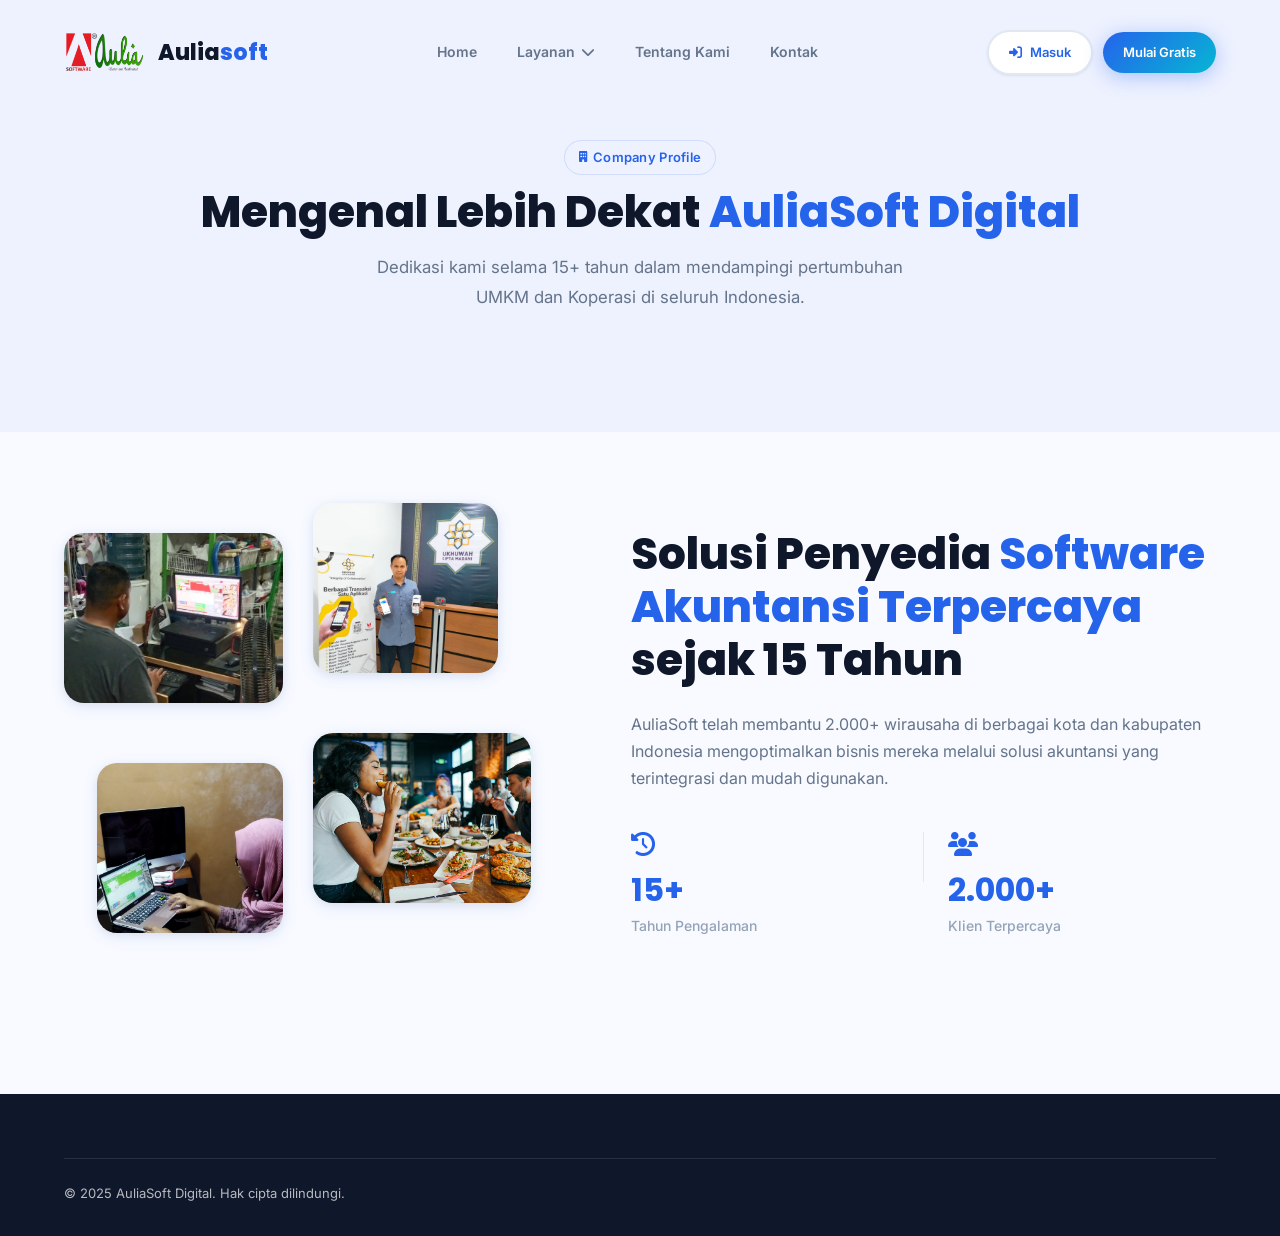
<file: about.html>
<!DOCTYPE html>
<html lang="id">

<head>
    <meta charset="UTF-8">
    <meta name="viewport" content="width=device-width, initial-scale=1.0">
    <title>Tentang Kami – AuliaSoft Digital Indonesia</title>
    <link rel="preconnect" href="https://fonts.googleapis.com">
    <link rel="preconnect" href="https://fonts.gstatic.com" crossorigin>
    <link
        href="https://fonts.googleapis.com/css2?family=Poppins:wght@400;500;600;700;800;900&family=Inter:wght@300;400;500;600&display=swap"
        rel="stylesheet">
    <link rel="stylesheet" href="https://cdnjs.cloudflare.com/ajax/libs/font-awesome/6.5.0/css/all.min.css">
    <link rel="stylesheet" href="style.css">
</head>

<body>

    <!-- NAVBAR -->
    <nav id="navbar" class="scrolled">
        <div class="container">
            <div class="nav-inner">
                <a href="index.html" class="nav-logo">
                    <div class="nav-logo-icon">
                        <img src="assets/logo/logo.png" alt="AuliaSoft Logo"
                            onerror="this.style.display='none';this.parentElement.innerHTML='<div style=\'width:38px;height:38px;background:var(--gradient-primary);border-radius:10px;display:flex;align-items:center;justify-content:center;color:white;font-size:18px;\'><i class=\'fa-solid fa-cash-register\'></i></div>';">
                    </div>
                    <div class="nav-logo-text">Aulia<span>soft</span></div>
                </a>
                <ul class="nav-links">
                    <li><a href="index.html">Home</a></li>
                    <li class="nav-dropdown">
                        <a href="javascript:void(0)" class="dropdown-trigger">Layanan <i
                                class="fa-solid fa-chevron-down"></i></a>
                        <ul class="dropdown-menu">
                            <li><a href="product-detail.html"><i class="fa-solid fa-circle-info"></i> Detail Produk</a>
                            </li>
                            <li><a href="others.html"><i class="fa-solid fa-ellipsis-h"></i> Lainnya</a></li>
                        </ul>
                    </li>
                    <li><a href="about.html" class="active">Tentang Kami</a></li>
                    <li><a href="contact.html">Kontak</a></li>
                </ul>
                <div class="nav-cta">
                    <a href="https://pos.auliasoft.com/" target="_blank" class="btn btn-outline btn-sm"><i
                            class="fa-solid fa-right-to-bracket"></i> Masuk</a>
                    <a href="https://pos.auliasoft.com/" target="_blank" class="btn btn-primary btn-sm">Mulai
                        Gratis</a>
                </div>
                <div class="hamburger" onclick="toggleMenu()">
                    <span></span><span></span><span></span>
                </div>
            </div>
        </div>
    </nav>

    <!-- MOBILE MENU -->
    <div id="mobile-menu">
        <a href="index.html" onclick="toggleMenu()">Home</a>
        <div class="mobile-menu-item">
            <span class="mobile-menu-header">Layanan</span>
            <a href="product-detail.html" onclick="toggleMenu()">Detail Produk</a>
            <a href="others.html" onclick="toggleMenu()">Lainnya</a>
        </div>
        <a href="about.html" onclick="toggleMenu()">Tentang Kami</a>
        <a href="contact.html" onclick="toggleMenu()">Kontak</a>
    </div>

    <header class="section-sm" style="background:var(--surface2); padding-top: 140px;">
        <div class="container">
            <div class="section-header center reveal visible">
                <div class="tag"><i class="fa-solid fa-building"></i> Company Profile</div>
                <h1 class="section-title" style="margin-top:12px">Mengenal Lebih Dekat <span>AuliaSoft Digital</span>
                </h1>
                <p class="section-subtitle">Dedikasi kami selama 15+ tahun dalam mendampingi pertumbuhan UMKM dan
                    Koperasi di seluruh Indonesia.</p>
            </div>
        </div>
    </header>

    <section id="about" class="section">
        <div class="container">
            <div class="stats-top reveal visible">
                <div class="stats-images-grid">
                    <img src="assets/images/tokorahmi.jpg" alt="User 1" class="stats-img stats-img-1"
                        onerror="this.src='https://placehold.co/400x300';">
                    <img src="assets/images/ukhuwah.jpg" alt="User 2" class="stats-img stats-img-2"
                        onerror="this.src='https://placehold.co/400x300';">
                    <img src="assets/images/cv.jpg" alt="User 3" class="stats-img stats-img-3"
                        onerror="this.src='https://placehold.co/400x300';">
                    <img src="assets/images/restaurant.jpg" alt="User 4" class="stats-img stats-img-4"
                        onerror="this.src='https://placehold.co/400x300';">
                </div>
                <div class="stats-content">
                    <h2 class="section-title" style="margin-bottom: 24px; text-align: left; line-height: 1.2;">Solusi
                        Penyedia <span>Software Akuntansi Terpercaya</span> sejak 15 Tahun</h2>
                    <p class="stats-desc" style="margin-top: 0;">AuliaSoft telah membantu 2.000+ wirausaha di berbagai
                        kota dan kabupaten Indonesia mengoptimalkan bisnis mereka melalui solusi akuntansi yang
                        terintegrasi dan mudah digunakan.</p>
                    <div class="stats-numbers">
                        <div class="stat-item">
                            <i class="fa-solid fa-clock-rotate-left stat-icon"></i>
                            <div class="stat-val">15+</div>
                            <div class="stat-label">Tahun Pengalaman</div>
                        </div>
                        <div class="stats-divider"></div>
                        <div class="stat-item">
                            <i class="fa-solid fa-users stat-icon"></i>
                            <div class="stat-val">2.000+</div>
                            <div class="stat-label">Klien Terpercaya</div>
                        </div>
                    </div>
                </div>
            </div>
        </div>
    </section>

    <!-- FOOTER -->
    <footer>
        <div class="container">
            <div class="footer-bottom">
                <p>© 2025 AuliaSoft Digital. Hak cipta dilindungi.</p>
            </div>
        </div>
    </footer>

    <script src="script.js"></script>
</body>

</html>
</file>
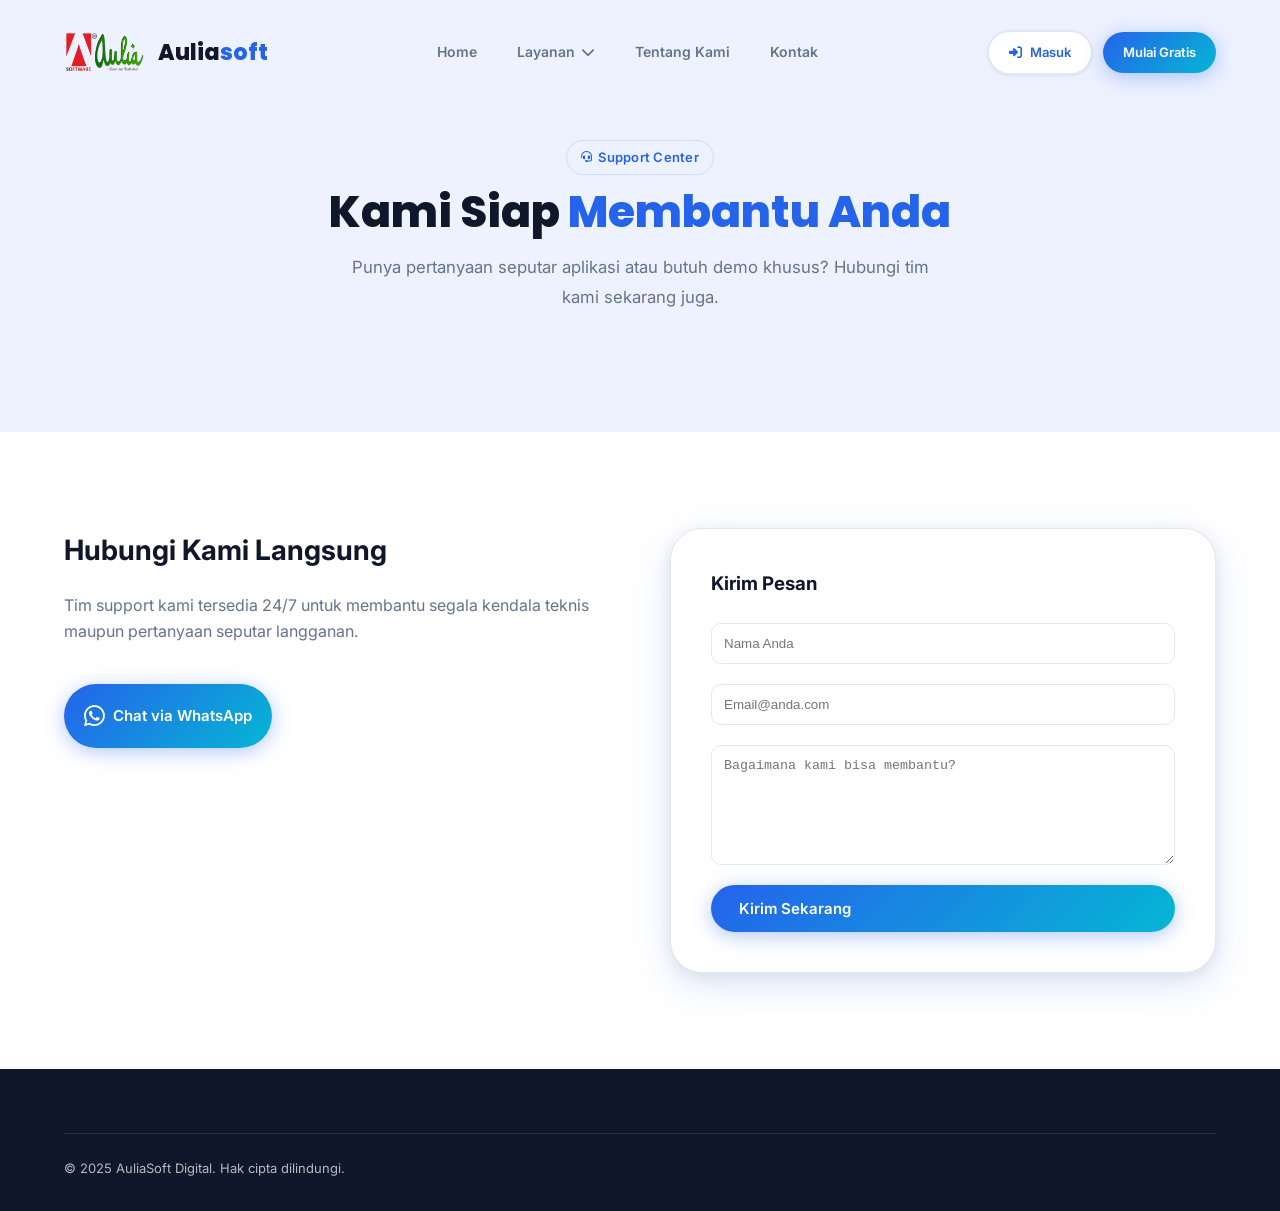
<file: contact.html>
<!DOCTYPE html>
<html lang="id">

<head>
    <meta charset="UTF-8">
    <meta name="viewport" content="width=device-width, initial-scale=1.0">
    <title>Kontak Kami – Dukungan Pelanggan AuliaSoft</title>
    <link rel="preconnect" href="https://fonts.googleapis.com">
    <link rel="preconnect" href="https://fonts.gstatic.com" crossorigin>
    <link
        href="https://fonts.googleapis.com/css2?family=Poppins:wght@400;500;600;700;800;900&family=Inter:wght@300;400;500;600&display=swap"
        rel="stylesheet">
    <link rel="stylesheet" href="https://cdnjs.cloudflare.com/ajax/libs/font-awesome/6.5.0/css/all.min.css">
    <link rel="stylesheet" href="style.css">
</head>

<body>

    <!-- NAVBAR -->
    <nav id="navbar" class="scrolled">
        <div class="container">
            <div class="nav-inner">
                <a href="index.html" class="nav-logo">
                    <div class="nav-logo-icon">
                        <img src="assets/logo/logo.png" alt="AuliaSoft Logo"
                            onerror="this.style.display='none';this.parentElement.innerHTML='<div style=\'width:38px;height:38px;background:var(--gradient-primary);border-radius:10px;display:flex;align-items:center;justify-content:center;color:white;font-size:18px;\'><i class=\'fa-solid fa-cash-register\'></i></div>';">
                    </div>
                    <div class="nav-logo-text">Aulia<span>soft</span></div>
                </a>
                <ul class="nav-links">
                    <li><a href="index.html">Home</a></li>
                    <li class="nav-dropdown">
                        <a href="javascript:void(0)" class="dropdown-trigger">Layanan <i
                                class="fa-solid fa-chevron-down"></i></a>
                        <ul class="dropdown-menu">
                            <li><a href="product-detail.html"><i class="fa-solid fa-circle-info"></i> Detail Produk</a>
                            </li>
                            <li><a href="others.html"><i class="fa-solid fa-ellipsis-h"></i> Lainnya</a></li>
                        </ul>
                    </li>
                    <li><a href="about.html">Tentang Kami</a></li>
                    <li><a href="contact.html" class="active">Kontak</a></li>
                </ul>
                <div class="nav-cta">
                    <a href="https://pos.auliasoft.com/" target="_blank" class="btn btn-outline btn-sm"><i
                            class="fa-solid fa-right-to-bracket"></i> Masuk</a>
                    <a href="https://pos.auliasoft.com/" target="_blank" class="btn btn-primary btn-sm">Mulai
                        Gratis</a>
                </div>
                <div class="hamburger" onclick="toggleMenu()">
                    <span></span><span></span><span></span>
                </div>
            </div>
        </div>
    </nav>

    <!-- MOBILE MENU -->
    <div id="mobile-menu">
        <a href="index.html" onclick="toggleMenu()">Home</a>
        <div class="mobile-menu-item">
            <span class="mobile-menu-header">Layanan</span>
            <a href="product-detail.html" onclick="toggleMenu()">Detail Produk</a>
            <a href="others.html" onclick="toggleMenu()">Lainnya</a>
        </div>
        <a href="about.html" onclick="toggleMenu()">Tentang Kami</a>
        <a href="contact.html" onclick="toggleMenu()">Kontak</a>
    </div>

    <header class="section-sm" style="background:var(--surface2); padding-top: 140px;">
        <div class="container">
            <div class="section-header center reveal visible">
                <div class="tag"><i class="fa-solid fa-headset"></i> Support Center</div>
                <h1 class="section-title" style="margin-top:12px">Kami Siap <span>Membantu Anda</span></h1>
                <p class="section-subtitle">Punya pertanyaan seputar aplikasi atau butuh demo khusus? Hubungi tim kami
                    sekarang juga.</p>
            </div>
        </div>
    </header>

    <section class="section">
        <div class="container">
            <div style="display:grid; grid-template-columns: 1fr 1fr; gap: 60px; align-items: start;">
                <div>
                    <h2 style="font-size:28px; margin-bottom: 20px;">Hubungi Kami Langsung</h2>
                    <p style="color:var(--text-muted); margin-bottom: 40px;">Tim support kami tersedia 24/7 untuk
                        membantu segala kendala teknis maupun pertanyaan seputar langganan.</p>
                    <a href="https://wa.me/6281241945881" target="_blank" class="btn btn-primary"
                        style="justify-content:center; padding: 20px;">
                        <i class="fab fa-whatsapp" style="font-size:24px;"></i> Chat via WhatsApp
                    </a>
                </div>
                <div
                    style="background:white; padding:40px; border-radius:var(--radius-xl); border:1px solid var(--border); box-shadow: var(--shadow-lg);">
                    <h3 style="margin-bottom:24px;">Kirim Pesan</h3>
                    <div style="display:flex; flex-direction:column; gap:20px;">
                        <input type="text" placeholder="Nama Anda"
                            style="width:100%; padding:12px; border:1px solid var(--border); border-radius:10px;">
                        <input type="email" placeholder="Email@anda.com"
                            style="width:100%; padding:12px; border:1px solid var(--border); border-radius:10px;">
                        <textarea placeholder="Bagaimana kami bisa membantu?"
                            style="width:100%; padding:12px; border:1px solid var(--border); border-radius:10px; height:120px;"></textarea>
                        <button class="btn btn-primary btn-full">Kirim Sekarang</button>
                    </div>
                </div>
            </div>
        </div>
    </section>

    <!-- FOOTER -->
    <footer>
        <div class="container">
            <div class="footer-bottom">
                <p>© 2025 AuliaSoft Digital. Hak cipta dilindungi.</p>
            </div>
        </div>
    </footer>

    <script src="script.js"></script>
</body>

</html>
</file>
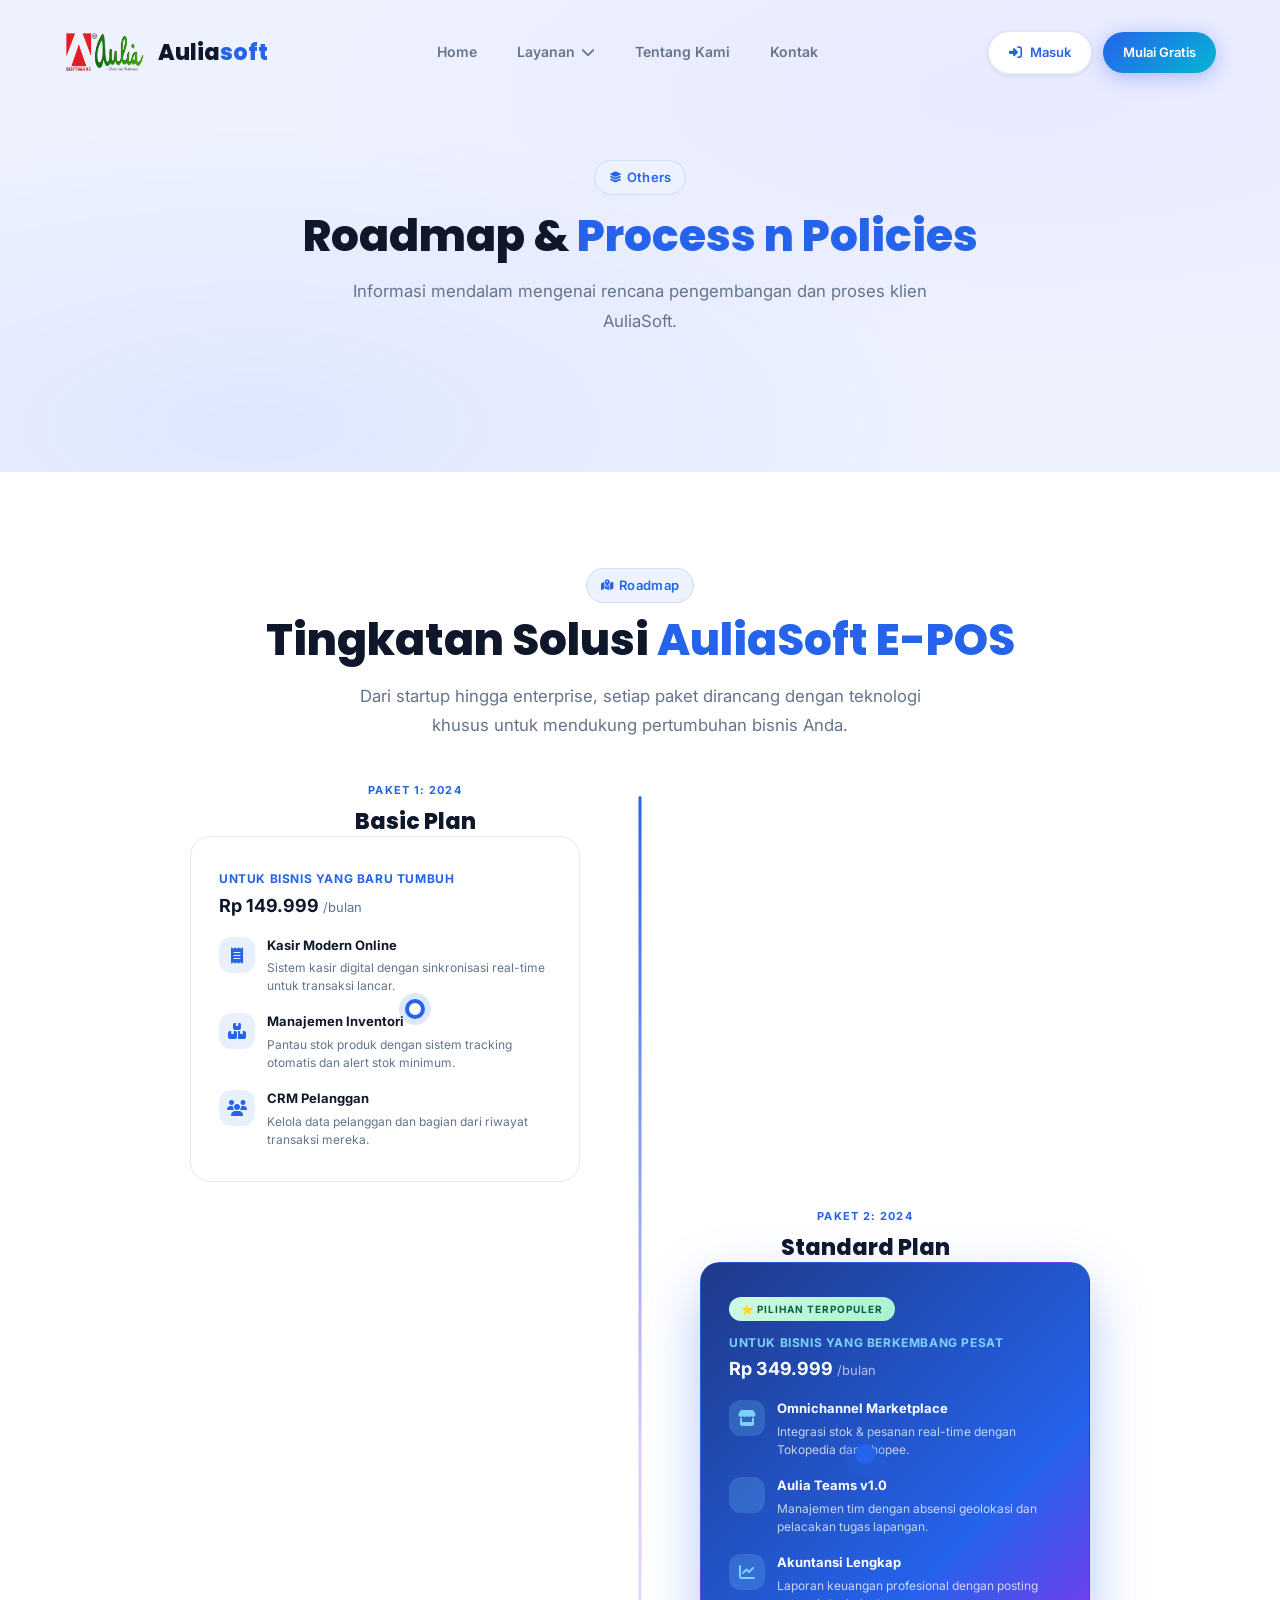
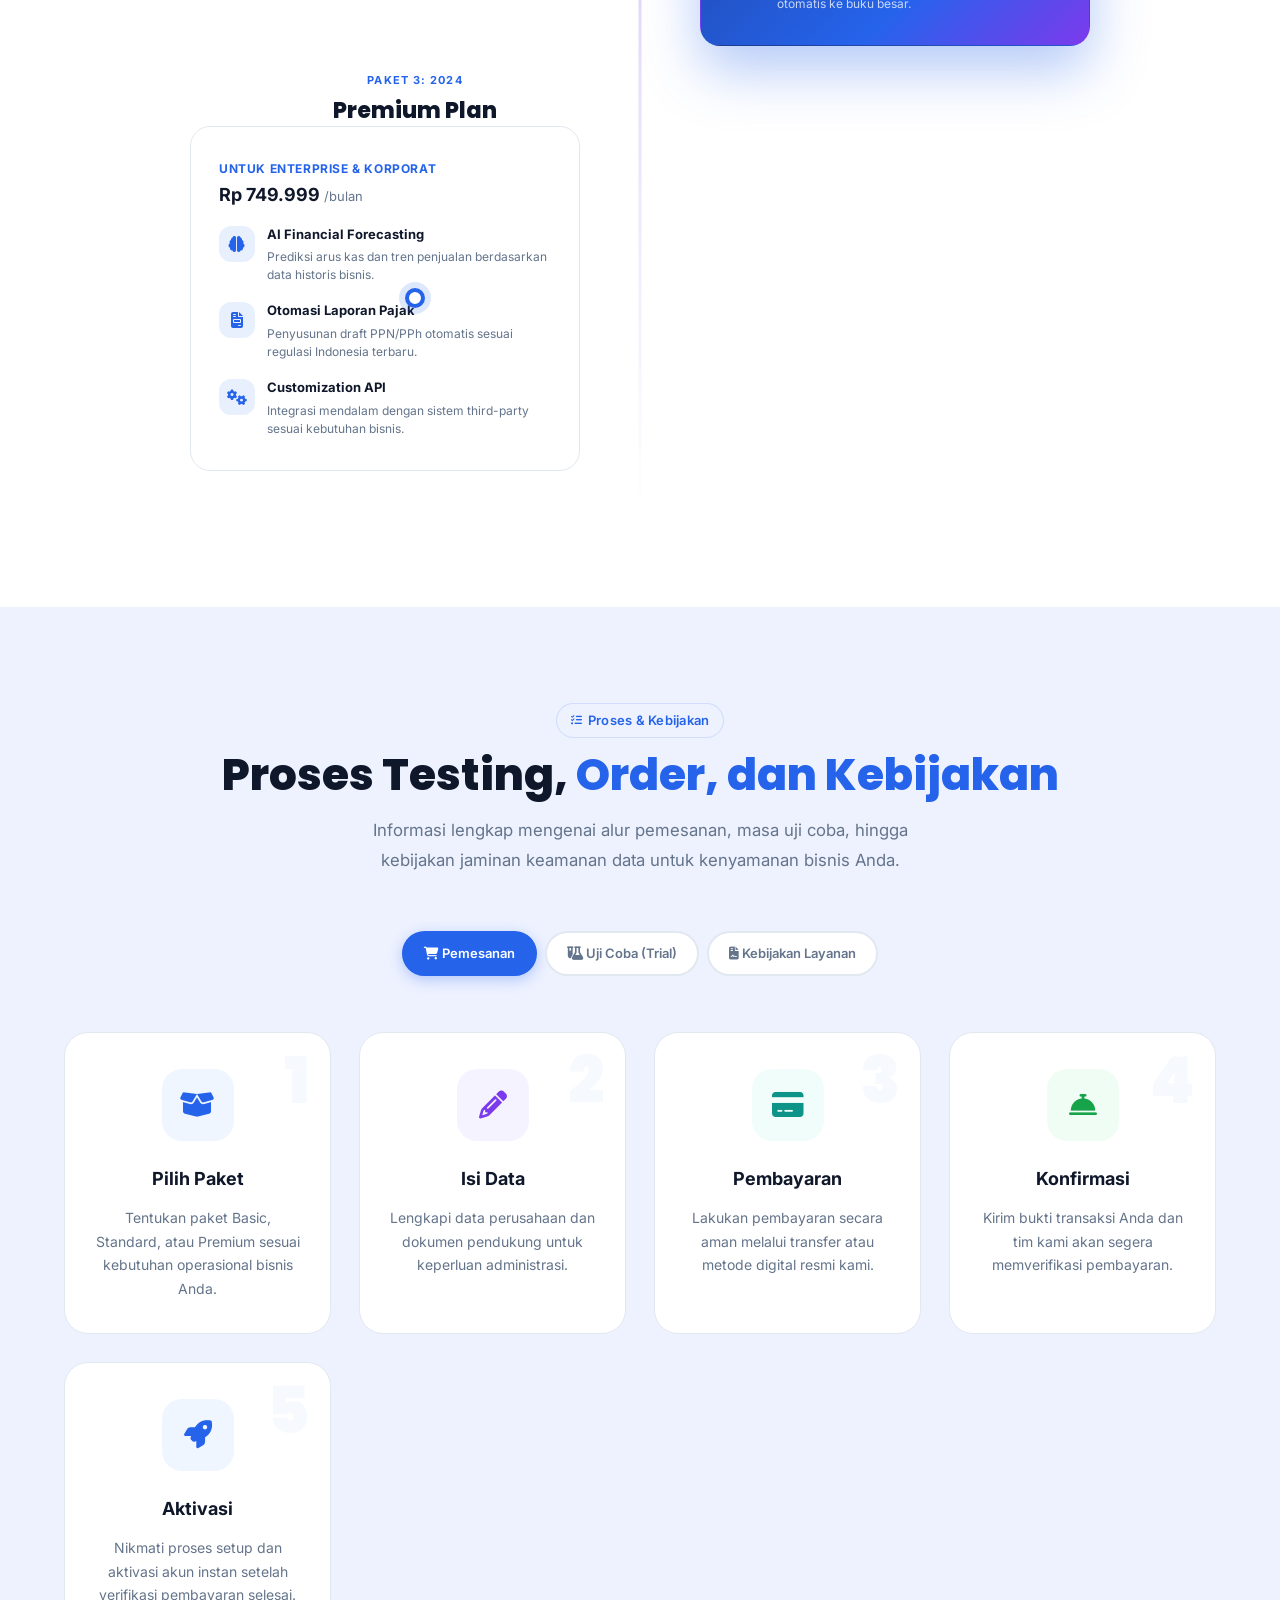
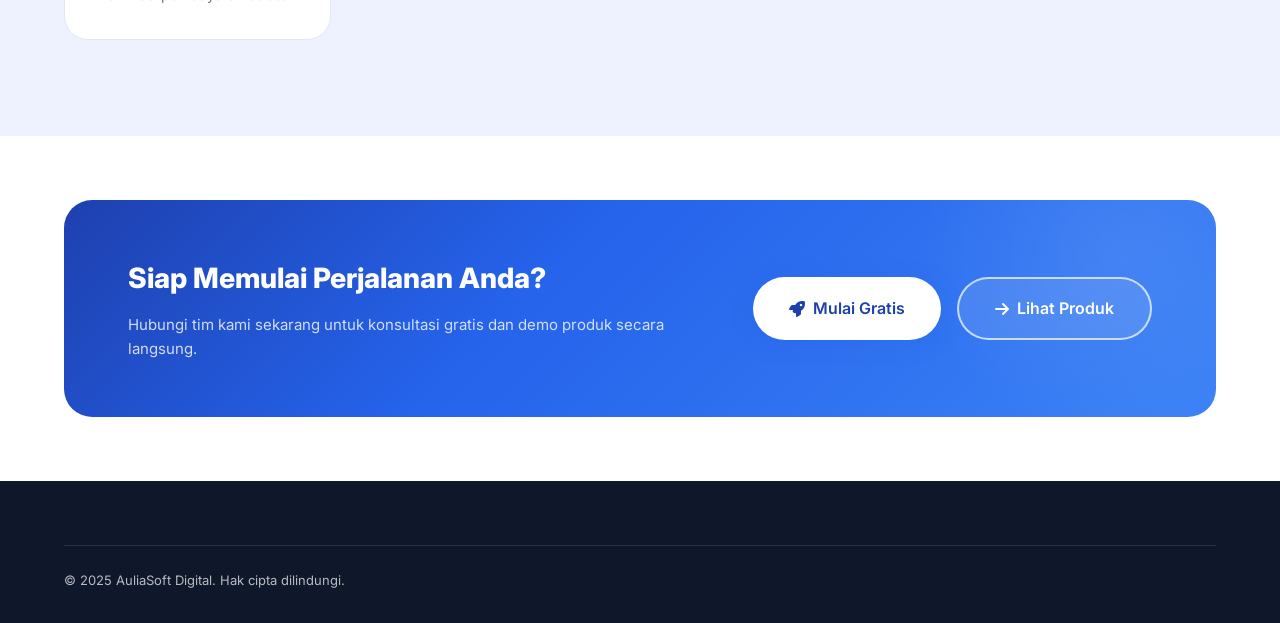
<file: others.html>
<!DOCTYPE html>
<html lang="id">

<head>
    <meta charset="UTF-8">
    <meta name="viewport" content="width=device-width, initial-scale=1.0">
    <title>Lainnya – Roadmap & Process n Policies</title>
    <meta name="description"
        content="Pelajari roadmap pengembangan AuliaSoft, alur onboarding, dan kebijakan layanan kami. Transparan, modern, dan terpercaya.">
    <link rel="preconnect" href="https://fonts.googleapis.com">
    <link rel="preconnect" href="https://fonts.gstatic.com" crossorigin>
    <link
        href="https://fonts.googleapis.com/css2?family=Poppins:wght@400;500;600;700;800;900&family=Inter:wght@300;400;500;600&display=swap"
        rel="stylesheet">
    <link rel="stylesheet" href="https://cdnjs.cloudflare.com/ajax/libs/font-awesome/6.5.0/css/all.min.css">
    <link rel="stylesheet" href="style.css">
</head>

<body>

    <!-- NAVBAR -->
    <nav id="navbar" class="scrolled">
        <div class="container">
            <div class="nav-inner">
                <a href="index.html" class="nav-logo">
                    <div class="nav-logo-icon">
                        <img src="assets/logo/logo.png" alt="AuliaSoft Logo"
                            onerror="this.style.display='none';this.parentElement.innerHTML='<div style=\'width:38px;height:38px;background:var(--gradient-primary);border-radius:10px;display:flex;align-items:center;justify-content:center;color:white;font-size:18px;\'><i class=\'fa-solid fa-cash-register\'></i></div>';">
                    </div>
                    <div class="nav-logo-text">Aulia<span>soft</span></div>
                </a>
                <ul class="nav-links">
                    <li><a href="index.html">Home</a></li>
                    <li class="nav-dropdown">
                        <a href="javascript:void(0)" class="dropdown-trigger active">Layanan <i
                                class="fa-solid fa-chevron-down"></i></a>
                        <ul class="dropdown-menu">
                            <li><a href="product-detail.html"><i class="fa-solid fa-circle-info"></i> Detail Produk</a>
                            </li>
                            <li><a href="others.html"><i class="fa-solid fa-ellipsis-h"></i> Lainnya</a></li>
                        </ul>
                    </li>
                    <li><a href="about.html">Tentang Kami</a></li>
                    <li><a href="contact.html">Kontak</a></li>
                </ul>
                <div class="nav-cta">
                    <a href="https://pos.auliasoft.com/" target="_blank" class="btn btn-outline btn-sm"><i
                            class="fa-solid fa-right-to-bracket"></i> Masuk</a>
                    <a href="https://pos.auliasoft.com/" target="_blank" class="btn btn-primary btn-sm">Mulai
                        Gratis</a>
                </div>
                <div class="hamburger" onclick="toggleMenu()">
                    <span></span><span></span><span></span>
                </div>
            </div>
        </div>
    </nav>

    <!-- MOBILE MENU -->
    <div id="mobile-menu">
        <a href="index.html" onclick="toggleMenu()">Home</a>
        <div class="mobile-menu-item">
            <span class="mobile-menu-header">Layanan</span>
            <a href="product-detail.html" onclick="toggleMenu()">Detail Produk</a>
            <a href="others.html" onclick="toggleMenu()">Lainnya</a>
        </div>
        <a href="about.html" onclick="toggleMenu()">Tentang Kami</a>
        <a href="contact.html" onclick="toggleMenu()">Kontak</a>
    </div>

    <!-- HERO HEADER -->
    <header class="oth-hero">
        <div class="oth-hero-bg"></div>
        <div class="container">
            <div class="section-header center reveal visible">
                <div class="tag"><i class="fa-solid fa-layer-group"></i> Others</div>
                <h1 class="section-title" style="margin-top:16px">Roadmap & <span> Process n Policies</span></h1>
                <p class="section-subtitle" style="margin-top:12px;max-width:600px;margin-left:auto;margin-right:auto;">
                    Informasi mendalam mengenai rencana pengembangan dan proses klien AuliaSoft.</p>
            </div>
        </div>
    </header>

    <!-- SECTION 1: ROADMAP -->
    <section id="roadmap" class="section">
        <div class="container">
            <div class="section-header center reveal">
                <div class="tag"><i class="fa-solid fa-map-location-dot"></i> Roadmap</div>
                <h2 class="section-title" style="margin-top:12px">Tingkatan Solusi <span>AuliaSoft E-POS</span></h2>
                <p class="section-subtitle">Dari startup hingga enterprise, setiap paket dirancang dengan teknologi khusus untuk mendukung pertumbuhan bisnis Anda.</p>
            </div>
            
            <!-- New Evolution Timeline Design -->
            <div class="oth-roadmap-timeline reveal">
                <!-- Basic Plan -->
                <div class="oth-roadmap-item oth-roadmap-item--left">
                    <div class="oth-roadmap-marker">
                        <div class="oth-roadmap-dot"></div>
                    </div>
                    <div class="oth-roadmap-label">
                        <div class="oth-roadmap-quarter">PAKET 1: 2024</div>
                        <h3 class="oth-roadmap-title">Basic Plan</h3>
                    </div>
                    <div class="oth-roadmap-card">
                        <div class="oth-roadmap-subtitle">Untuk Bisnis Yang Baru Tumbuh</div>
                        <p class="oth-roadmap-price">Rp 149.999 <span>/bulan</span></p>
                        <div class="oth-tech-items">
                            <div class="oth-tech-item">
                                <div class="oth-tech-icon"><i class="fa-solid fa-receipt"></i></div>
                                <div class="oth-tech-text">
                                    <strong>Kasir Modern Online</strong>
                                    <span>Sistem kasir digital dengan sinkronisasi real-time untuk transaksi lancar.</span>
                                </div>
                            </div>
                            <div class="oth-tech-item">
                                <div class="oth-tech-icon"><i class="fa-solid fa-boxes"></i></div>
                                <div class="oth-tech-text">
                                    <strong>Manajemen Inventori</strong>
                                    <span>Pantau stok produk dengan sistem tracking otomatis dan alert stok minimum.</span>
                                </div>
                            </div>
                            <div class="oth-tech-item">
                                <div class="oth-tech-icon"><i class="fa-solid fa-users"></i></div>
                                <div class="oth-tech-text">
                                    <strong>CRM Pelanggan</strong>
                                    <span>Kelola data pelanggan dan bagian dari riwayat transaksi mereka.</span>
                                </div>
                            </div>
                        </div>
                    </div>
                </div>

                <!-- Timeline Line -->
                <div class="oth-roadmap-line"></div>

                <!-- Standard Plan -->
                <div class="oth-roadmap-item oth-roadmap-item--right">
                    <div class="oth-roadmap-marker">
                        <div class="oth-roadmap-dot oth-roadmap-dot--featured"></div>
                    </div>
                    <div class="oth-roadmap-label">
                        <div class="oth-roadmap-quarter">PAKET 2: 2024</div>
                        <h3 class="oth-roadmap-title">Standard Plan</h3>
                    </div>
                    <div class="oth-roadmap-card oth-roadmap-card--featured">
                        <div class="oth-roadmap-badge">⭐ Pilihan Terpopuler</div>
                        <div class="oth-roadmap-subtitle">Untuk Bisnis yang Berkembang Pesat</div>
                        <p class="oth-roadmap-price">Rp 349.999 <span>/bulan</span></p>
                        <div class="oth-tech-items">
                            <div class="oth-tech-item">
                                <div class="oth-tech-icon"><i class="fa-solid fa-store"></i></div>
                                <div class="oth-tech-text">
                                    <strong>Omnichannel Marketplace</strong>
                                    <span>Integrasi stok & pesanan real-time dengan Tokopedia dan Shopee.</span>
                                </div>
                            </div>
                            <div class="oth-tech-item">
                                <div class="oth-tech-icon"><i class="fa-solid fa-person-dots"></i></div>
                                <div class="oth-tech-text">
                                    <strong>Aulia Teams v1.0</strong>
                                    <span>Manajemen tim dengan absensi geolokasi dan pelacakan tugas lapangan.</span>
                                </div>
                            </div>
                            <div class="oth-tech-item">
                                <div class="oth-tech-icon"><i class="fa-solid fa-chart-line"></i></div>
                                <div class="oth-tech-text">
                                    <strong>Akuntansi Lengkap</strong>
                                    <span>Laporan keuangan profesional dengan posting otomatis ke buku besar.</span>
                                </div>
                            </div>
                        </div>
                    </div>
                </div>

                <!-- Timeline Line -->
                <div class="oth-roadmap-line"></div>

                <!-- Premium Plan -->
                <div class="oth-roadmap-item oth-roadmap-item--left">
                    <div class="oth-roadmap-marker">
                        <div class="oth-roadmap-dot"></div>
                    </div>
                    <div class="oth-roadmap-label">
                        <div class="oth-roadmap-quarter">PAKET 3: 2024</div>
                        <h3 class="oth-roadmap-title">Premium Plan</h3>
                    </div>
                    <div class="oth-roadmap-card">
                        <div class="oth-roadmap-subtitle">Untuk Enterprise & Korporat</div>
                        <p class="oth-roadmap-price">Rp 749.999 <span>/bulan</span></p>
                        <div class="oth-tech-items">
                            <div class="oth-tech-item">
                                <div class="oth-tech-icon"><i class="fa-solid fa-brain"></i></div>
                                <div class="oth-tech-text">
                                    <strong>AI Financial Forecasting</strong>
                                    <span>Prediksi arus kas dan tren penjualan berdasarkan data historis bisnis.</span>
                                </div>
                            </div>
                            <div class="oth-tech-item">
                                <div class="oth-tech-icon"><i class="fa-solid fa-file-invoice"></i></div>
                                <div class="oth-tech-text">
                                    <strong>Otomasi Laporan Pajak</strong>
                                    <span>Penyusunan draft PPN/PPh otomatis sesuai regulasi Indonesia terbaru.</span>
                                </div>
                            </div>
                            <div class="oth-tech-item">
                                <div class="oth-tech-icon"><i class="fa-solid fa-gears"></i></div>
                                <div class="oth-tech-text">
                                    <strong>Customization API</strong>
                                    <span>Integrasi mendalam dengan sistem third-party sesuai kebutuhan bisnis.</span>
                                </div>
                            </div>
                        </div>
                    </div>
                </div>
            </div>
        </div>
    </section>

    <!-- SECTION 2: PROCESS & POLICIES -->
    <section id="process" class="section" style="background:var(--surface2)">
        <div class="container">
            <div class="section-header center reveal">
                <div class="tag"><i class="fa-solid fa-list-check"></i> Proses & Kebijakan</div>
                <h2 class="section-title" style="margin-top:12px">Proses Testing, <span>Order, dan Kebijakan</span></h2>
                <p class="section-subtitle">Informasi lengkap mengenai alur pemesanan, masa uji coba, hingga kebijakan jaminan keamanan data untuk kenyamanan bisnis Anda.</p>
            </div>

            <div class="features-tabs reveal" style="justify-content:center; margin-bottom:40px;">
                <div class="feature-tab active"><i class="fa-solid fa-cart-shopping"></i> Pemesanan</div>
                <div class="feature-tab"><i class="fa-solid fa-flask-vial"></i> Uji Coba (Trial)</div>
                <div class="feature-tab"><i class="fa-solid fa-file-contract"></i> Kebijakan Layanan</div>
            </div>

            <div class="oth-steps-grid reveal">
                <div class="oth-step-card">
                    <div class="oth-step-icon-wrap oth-step-icon--blue"><i class="fa-solid fa-box-open"></i></div>
                    <div class="oth-step-num">1</div>
                    <h3 class="oth-step-title">Pilih Paket</h3>
                    <p class="oth-step-desc">Tentukan paket Basic, Standard, atau Premium sesuai kebutuhan operasional bisnis Anda.</p>
                </div>
                <div class="oth-step-card">
                    <div class="oth-step-icon-wrap oth-step-icon--purple"><i class="fa-solid fa-pencil"></i></div>
                    <div class="oth-step-num">2</div>
                    <h3 class="oth-step-title">Isi Data</h3>
                    <p class="oth-step-desc">Lengkapi data perusahaan dan dokumen pendukung untuk keperluan administrasi.</p>
                </div>
                <div class="oth-step-card">
                    <div class="oth-step-icon-wrap oth-step-icon--teal"><i class="fa-solid fa-credit-card"></i></div>
                    <div class="oth-step-num">3</div>
                    <h3 class="oth-step-title">Pembayaran</h3>
                    <p class="oth-step-desc">Lakukan pembayaran secara aman melalui transfer atau metode digital resmi kami.</p>
                </div>
                <div class="oth-step-card">
                    <div class="oth-step-icon-wrap oth-step-icon--green"><i class="fa-solid fa-bell-concierge"></i></div>
                    <div class="oth-step-num">4</div>
                    <h3 class="oth-step-title">Konfirmasi</h3>
                    <p class="oth-step-desc">Kirim bukti transaksi Anda dan tim kami akan segera memverifikasi pembayaran.</p>
                </div>
                <div class="oth-step-card">
                    <div class="oth-step-icon-wrap oth-step-icon--blue"><i class="fa-solid fa-rocket"></i></div>
                    <div class="oth-step-num">5</div>
                    <h3 class="oth-step-title">Aktivasi</h3>
                    <p class="oth-step-desc">Nikmati proses setup dan aktivasi akun instan setelah verifikasi pembayaran selesai.</p>
                </div>
            </div>
        </div>
    </section>

    <!-- MINI CTA -->
    <section class="section-sm">
        <div class="container">
            <div class="oth-cta-banner reveal">
                <div class="oth-cta-content">
                    <h3>Siap Memulai Perjalanan Anda?</h3>
                    <p>Hubungi tim kami sekarang untuk konsultasi gratis dan demo produk secara langsung.</p>
                </div>
                <div class="oth-cta-actions">
                    <a href="https://pos.auliasoft.com/" target="_blank" class="btn btn-primary btn-lg">
                        <i class="fa-solid fa-rocket"></i> Mulai Gratis
                    </a>
                    <a href="product-detail.html" class="btn btn-lg" style="border:2px solid rgba(255,255,255,0.7); color:white; background:rgba(255,255,255,0.1);">
                        <i class="fa-solid fa-arrow-right"></i> Lihat Produk
                    </a>
                </div>
            </div>
        </div>
    </section>

    <!-- FOOTER -->
    <footer>
        <div class="container">
            <div class="footer-bottom">
                <p>© 2025 AuliaSoft Digital. Hak cipta dilindungi.</p>
            </div>
        </div>
    </footer>

    <script src="script.js"></script>
</body>

</html>
</file>
<file: style.css>
:root {
    --primary: #2563EB;
    --primary-light: #3B82F6;
    --primary-dark: #1D4ED8;
    --accent: #06B6D4;
    --accent2: #10B981;
    --surface: #F8FAFF;
    --surface2: #EEF2FF;
    --text: #0F172A;
    --text-muted: #64748B;
    --text-light: #94A3B8;
    --border: #E2E8F0;
    --white: #FFFFFF;
    --gradient-hero: linear-gradient(135deg, #EEF2FF 0%, #F0F9FF 50%, #ECFDF5 100%);
    --gradient-primary: linear-gradient(135deg, #2563EB 0%, #06B6D4 100%);
    --gradient-card: linear-gradient(145deg, #FFFFFF 0%, #F8FAFF 100%);
    --shadow-sm: 0 1px 3px rgba(37, 99, 235, 0.08), 0 1px 2px rgba(0, 0, 0, 0.04);
    --shadow-md: 0 4px 16px rgba(37, 99, 235, 0.10), 0 2px 8px rgba(0, 0, 0, 0.06);
    --shadow-lg: 0 12px 40px rgba(37, 99, 235, 0.15), 0 4px 16px rgba(0, 0, 0, 0.08);
    --shadow-xl: 0 24px 64px rgba(37, 99, 235, 0.18), 0 8px 24px rgba(0, 0, 0, 0.10);
    --radius-sm: 8px;
    --radius-md: 16px;
    --radius-lg: 24px;
    --radius-xl: 32px;
}

*,
*::before,
*::after {
    box-sizing: border-box;
    margin: 0;
    padding: 0;
}

html {
    scroll-behavior: smooth;
}

body {
    font-family: 'Inter', sans-serif;
    color: var(--text);
    background: var(--white);
    overflow-x: hidden;
    line-height: 1.6;
}

/* ── UTILITY ── */
.container {
    max-width: 1200px;
    margin: 0 auto;
    padding: 0 24px;
}

.section {
    padding: 96px 0;
}

.section-sm {
    padding: 64px 0;
}

.tag {
    display: inline-flex;
    align-items: center;
    gap: 6px;
    background: var(--surface2);
    color: var(--primary);
    padding: 6px 14px;
    border-radius: 100px;
    font-size: 13px;
    font-weight: 600;
    letter-spacing: 0.02em;
    border: 1px solid rgba(37, 99, 235, 0.15);
}

.tag i {
    font-size: 11px;
}

.section-title {
    font-family: 'Poppins', sans-serif;
    font-size: clamp(2rem, 4vw, 2.75rem);
    font-weight: 800;
    line-height: 1.15;
    color: var(--text);
    margin-bottom: 16px;
}

.section-title span {
    color: var(--primary);
}

.section-subtitle {
    font-size: 1.05rem;
    color: var(--text-muted);
    max-width: 580px;
    line-height: 1.75;
}

.section-header {
    margin-bottom: 56px;
}

.section-header.center {
    text-align: center;
}

.section-header.center .section-subtitle {
    margin: 0 auto;
}

/* ── BUTTONS ── */
.btn {
    display: inline-flex;
    align-items: center;
    gap: 8px;
    padding: 14px 28px;
    border-radius: 100px;
    font-family: 'Inter', sans-serif;
    font-size: 15px;
    font-weight: 600;
    cursor: pointer;
    border: none;
    text-decoration: none;
    transition: all 0.25s ease;
    white-space: nowrap;
}

.btn-primary {
    background: var(--gradient-primary);
    color: white;
    box-shadow: 0 4px 20px rgba(37, 99, 235, 0.35);
}

.btn-primary:hover {
    transform: translateY(-2px) scale(1.02);
    box-shadow: 0 8px 32px rgba(37, 99, 235, 0.45);
}

.btn-outline {
    background: white;
    color: var(--primary);
    border: 2px solid var(--border);
    box-shadow: var(--shadow-sm);
}

.btn-outline:hover {
    border-color: var(--primary);
    box-shadow: var(--shadow-md);
    transform: translateY(-2px);
}

.btn-white {
    background: white;
    color: var(--primary);
    box-shadow: 0 4px 20px rgba(0, 0, 0, 0.12);
}

.btn-white:hover {
    transform: translateY(-2px);
    box-shadow: 0 8px 32px rgba(0, 0, 0, 0.18);
}

.btn-success {
    background: #22C55E;
    color: white;
    box-shadow: 0 4px 20px rgba(34, 197, 94, 0.35);
}

.btn-success:hover {
    background: #16A34A;
    transform: translateY(-2px);
    box-shadow: 0 8px 32px rgba(34, 197, 94, 0.45);
}

.btn-lg {
    padding: 17px 36px;
    font-size: 16px;
}

.btn-sm {
    padding: 10px 20px;
    font-size: 13px;
}

/* ── NAVBAR ── */
#navbar {
    position: fixed;
    top: 0;
    left: 0;
    right: 0;
    z-index: 1000;
    padding: 16px 0;
    transition: all 0.3s ease;
}

#navbar.scrolled {
    background: rgba(255, 255, 255, 0.95);
    backdrop-filter: blur(20px);
    border-bottom: 1px solid var(--border);
    padding: 12px 0;
    box-shadow: var(--shadow-sm);
}

.nav-inner {
    display: flex;
    align-items: center;
    justify-content: space-between;
}

.nav-logo {
    display: flex;
    align-items: center;
    gap: 10px;
    text-decoration: none;
}

.nav-logo-icon {
    height: 38px;
    display: flex;
    align-items: center;
    justify-content: center;
}

.nav-logo-icon img {
    height: 38px;
    width: auto;
}

.nav-logo-text {
    font-family: 'Poppins', sans-serif;
    font-size: 22px;
    font-weight: 800;
    color: var(--text);
}

.nav-logo-text span {
    color: var(--primary);
}

.nav-links {
    display: flex;
    align-items: center;
    gap: 8px;
    list-style: none;
}

.nav-links>li {
    position: relative;
    padding: 15px 0;
    /* Membuat area hover lebih besar secara vertikal */
}

.nav-links a {
    padding: 10px 16px;
    border-radius: 10px;
    text-decoration: none;
    font-size: 14px;
    font-weight: 600;
    color: var(--text-muted);
    transition: all 0.3s ease;
    display: flex;
    align-items: center;
    gap: 6px;
}

.nav-links a:hover,
.nav-dropdown:hover>.dropdown-trigger {
    color: var(--primary);
    background: var(--surface2);
}

/* MENYEMBUNYIKAN SUB-MENU SECARA DEFAULT */
.dropdown-menu {
    position: absolute;
    top: 100%;
    left: 50%;
    transform: translateX(-50%) translateY(10px);
    background: white;
    min-width: 240px;
    border-radius: 12px;
    border: 1px solid var(--border);
    box-shadow: 0 10px 30px rgba(0, 0, 0, 0.1);
    padding: 10px;
    list-style: none;
    opacity: 0;
    /* Tersembunyi */
    visibility: hidden;
    /* Tersembunyi */
    transition: all 0.3s ease;
    z-index: 1000;
}

/* MEMUNCULKAN SAAT HOVER */
.nav-dropdown:hover .dropdown-menu {
    opacity: 1;
    /* Muncul */
    visibility: visible;
    /* Muncul */
    transform: translateX(-50%) translateY(0);
}

.dropdown-menu li {
    width: 100%;
}

.dropdown-menu a {
    display: flex;
    padding: 12px 16px;
    color: var(--text);
    font-weight: 500;
    border-radius: 8px;
    gap: 10px;
}

.dropdown-menu a i {
    width: 24px;
    color: var(--primary);
}

.dropdown-menu a:hover {
    background: var(--surface);
    color: var(--primary);
}

.nav-cta {
    display: flex;
    align-items: center;
    gap: 10px;
}

.hamburger {
    display: none;
    flex-direction: column;
    gap: 5px;
    cursor: pointer;
    padding: 4px;
}

.hamburger span {
    display: block;
    width: 22px;
    height: 2px;
    background: var(--text);
    border-radius: 2px;
    transition: all 0.3s;
}

#mobile-menu {
    display: none;
    position: fixed;
    top: 70px;
    left: 0;
    right: 0;
    background: white;
    border-bottom: 1px solid var(--border);
    padding: 16px 24px;
    z-index: 999;
    box-shadow: var(--shadow-md);
}

#mobile-menu.open {
    display: block;
}

#mobile-menu a {
    display: block;
    padding: 12px 0;
    text-decoration: none;
    color: var(--text);
    font-weight: 500;
    border-bottom: 1px solid var(--border);
}

#mobile-menu a:last-child {
    border-bottom: none;
}

/* ── HERO ── */
#hero {
    background: var(--gradient-hero);
    padding: 160px 0 96px;
    position: relative;
    overflow: hidden;
}

.hero-blob {
    position: absolute;
    border-radius: 50%;
    filter: blur(80px);
    pointer-events: none;
}

.hero-blob-1 {
    width: 600px;
    height: 600px;
    background: radial-gradient(circle, rgba(37, 99, 235, 0.12) 0%, transparent 70%);
    top: -100px;
    right: -100px;
}

.hero-blob-2 {
    width: 400px;
    height: 400px;
    background: radial-gradient(circle, rgba(6, 182, 212, 0.10) 0%, transparent 70%);
    bottom: -50px;
    left: -50px;
}

.hero-inner {
    display: grid;
    grid-template-columns: 1fr 1fr;
    gap: 64px;
    align-items: center;
    position: relative;
    z-index: 1;
}

.hero-badge {
    display: inline-flex;
    align-items: center;
    gap: 8px;
    background: white;
    padding: 8px 16px;
    border-radius: 100px;
    font-size: 13px;
    font-weight: 600;
    color: var(--primary);
    border: 1px solid rgba(37, 99, 235, 0.2);
    box-shadow: var(--shadow-sm);
    margin-bottom: 20px;
}

.hero-badge .dot {
    width: 7px;
    height: 7px;
    background: var(--accent2);
    border-radius: 50%;
    animation: pulse 2s infinite;
}

@keyframes pulse {

    0%,
    100% {
        transform: scale(1);
        opacity: 1;
    }

    50% {
        transform: scale(1.4);
        opacity: 0.7;
    }
}

.hero-title {
    font-family: 'Poppins', sans-serif;
    font-size: clamp(2.5rem, 5vw, 3.75rem);
    font-weight: 800;
    line-height: 1.1;
    margin-bottom: 20px;
}

.hero-title .highlight {
    background: var(--gradient-primary);
    -webkit-background-clip: text;
    -webkit-text-fill-color: transparent;
    background-clip: text;
}

.hero-subtitle {
    font-size: 1.1rem;
    color: var(--text-muted);
    line-height: 1.8;
    margin-bottom: 36px;
    max-width: 480px;
}

.hero-actions {
    display: flex;
    flex-wrap: wrap;
    gap: 12px;
    margin-bottom: 48px;
}

.hero-stats {
    display: flex;
    gap: 32px;
    flex-wrap: wrap;
    padding-top: 32px;
    border-top: 1px solid var(--border);
}

.hero-stat-num {
    font-family: 'Poppins', sans-serif;
    font-size: 1.75rem;
    font-weight: 700;
    color: var(--text);
}

.hero-stat-label {
    font-size: 13px;
    color: var(--text-muted);
    margin-top: 2px;
}

.hero-visual {
    position: relative;
}

.hero-slider {
    position: relative;
    height: 480px;
    width: 100%;
    display: flex;
    align-items: center;
    justify-content: center;
    perspective: 1500px;
    margin: 20px 0;
}

.hero-slide {
    position: absolute;
    width: 100%;
    max-width: 520px;
    transition: all 0.8s cubic-bezier(0.4, 0, 0.2, 1);
    cursor: pointer;
    z-index: 1;
    user-select: none;
    backface-visibility: hidden;
    -webkit-font-smoothing: antialiased;
}

.hero-slide img {
    width: 100%;
    height: auto;
    display: block;
    filter: drop-shadow(0 15px 30px rgba(37, 99, 235, 0.1));
    border-radius: var(--radius-lg);
}

/* ACTIVE SLIDE */
.hero-slide.active {
    z-index: 10;
    transform: translateX(0) translateZ(0) scale(1.05);
    opacity: 1;
    filter: none !important;
}

.hero-slide.active img {
    filter: drop-shadow(0 0 30px rgba(37, 99, 235, 0.4)) brightness(1.05);
    animation: heroFloat 3s ease-in-out infinite;
}

@keyframes heroFloat {

    0%,
    100% {
        transform: translateY(0);
    }

    50% {
        transform: translateY(-15px);
    }
}

/* PREV SLIDE */
.hero-slide.prev {
    z-index: 5;
    transform: translateX(-45%) translateZ(-300px) scale(0.8);
    opacity: 0.4;
    filter: blur(6px) grayscale(1);
}

/* NEXT SLIDE */
.hero-slide.next {
    z-index: 5;
    transform: translateX(45%) translateZ(-300px) scale(0.8);
    opacity: 0.4;
    filter: blur(6px) grayscale(1);
}

.hero-slide.hidden {
    opacity: 0;
    transform: translateX(0) translateZ(-400px) scale(0.5);
    pointer-events: none;
}

.hero-floating {
    position: absolute;
    background: white;
    border-radius: var(--radius-md);
    padding: 12px 16px;
    box-shadow: var(--shadow-lg);
    border: 1px solid var(--border);
    animation: float 4s ease-in-out infinite;
    z-index: 10;
}

.hero-floating-1 {
    top: 40px;
    left: 20px;
    animation-delay: 0s;
}

.hero-floating-2 {
    bottom: 40px;
    right: 20px;
    animation-delay: 2s;
}

@keyframes float {

    0%,
    100% {
        transform: translateY(0);
    }

    50% {
        transform: translateY(-10px);
    }
}

.float-label {
    font-size: 11px;
    color: var(--text-muted);
    margin-bottom: 2px;
}

.float-value {
    font-size: 14px;
    font-weight: 700;
    color: var(--text);
}

.float-icon {
    font-size: 20px;
}

/* ── LOGOS / TRUST BAR ── */
#trust {
    padding: 24px 0;
    background: var(--surface);
    border-top: 1px solid var(--border);
    border-bottom: 1px solid var(--border);
    overflow: hidden;
    position: relative;
}

.marquee-wrapper {
    display: flex;
    width: max-content;
    animation: scroll-left-to-right 25s linear infinite;
}

.marquee-wrapper:hover {
    animation-play-state: paused;
}

@keyframes scroll-left-to-right {
    0% {
        transform: translateX(-50%);
    }

    100% {
        transform: translateX(0%);
    }
}

.trust-logos {
    display: flex;
    align-items: center;
    gap: 20px;
    padding-right: 20px;
}

.mitra-card {
    background: white;
    border-radius: 12px;
    padding: 16px;
    width: 140px;
    height: 70px;
    display: flex;
    align-items: center;
    justify-content: center;
    box-shadow: 0 4px 12px rgba(0, 0, 0, 0.03);
    border: 1px solid var(--border);
    transition: all 0.3s ease;
    flex-shrink: 0;
}

.mitra-card:hover {
    transform: translateY(-4px);
    box-shadow: 0 8px 24px rgba(0, 0, 0, 0.08);
    border-color: rgba(37, 99, 235, 0.2);
}

.mitra-card img {
    max-width: 100%;
    max-height: 100%;
    object-fit: contain;
    filter: grayscale(100%);
    opacity: 0.6;
    transition: all 0.3s ease;
}

.mitra-card:hover img {
    filter: grayscale(0%);
    opacity: 1;
}

/* ── PROBLEM / SOLUTION ── */
#problem {
    background: var(--surface);
}

.problem-grid {
    display: grid;
    grid-template-columns: 1fr 1fr;
    gap: 64px;
    align-items: center;
}

.problem-list {
    display: flex;
    flex-direction: column;
    gap: 16px;
}

.problem-item {
    display: flex;
    gap: 14px;
    align-items: flex-start;
    background: white;
    padding: 20px;
    border-radius: var(--radius-md);
    border: 1px solid var(--border);
    box-shadow: var(--shadow-sm);
    transition: all 0.3s;
}

.problem-item:hover {
    transform: translateY(-3px);
    box-shadow: var(--shadow-md);
}

.problem-icon {
    width: 40px;
    height: 40px;
    border-radius: 10px;
    display: flex;
    align-items: center;
    justify-content: center;
    font-size: 16px;
    flex-shrink: 0;
}

.problem-icon.red {
    background: #FEF2F2;
    color: #EF4444;
}

.problem-icon.yellow {
    background: #FFFBEB;
    color: #F59E0B;
}

.problem-icon.orange {
    background: #FFF7ED;
    color: #F97316;
}

.problem-title {
    font-size: 15px;
    font-weight: 600;
    margin-bottom: 4px;
}

.problem-desc {
    font-size: 13px;
    color: var(--text-muted);
    line-height: 1.6;
}

.solution-cards {
    display: flex;
    flex-direction: column;
    gap: 16px;
}

.solution-item {
    display: flex;
    gap: 14px;
    align-items: flex-start;
    background: var(--surface2);
    padding: 20px;
    border-radius: var(--radius-md);
    border: 1px solid rgba(37, 99, 235, 0.15);
    transition: all 0.3s;
}

.solution-item:hover {
    transform: translateY(-3px);
    box-shadow: var(--shadow-md);
}

.solution-icon {
    width: 40px;
    height: 40px;
    border-radius: 10px;
    background: var(--gradient-primary);
    display: flex;
    align-items: center;
    justify-content: center;
    font-size: 16px;
    color: white;
    flex-shrink: 0;
}

.solution-title {
    font-size: 15px;
    font-weight: 600;
    color: var(--primary);
    margin-bottom: 4px;
}

.solution-desc {
    font-size: 13px;
    color: var(--text-muted);
    line-height: 1.6;
}

/* ── FEATURES ── */
#features {
    background: white;
}

.features-tabs {
    display: flex;
    gap: 8px;
    flex-wrap: wrap;
    margin-bottom: 48px;
    justify-content: center;
}

.feature-tab {
    padding: 10px 20px;
    border-radius: 100px;
    border: 2px solid var(--border);
    background: white;
    font-size: 13px;
    font-weight: 600;
    color: var(--text-muted);
    cursor: pointer;
    transition: all 0.2s;
}

.feature-tab.active {
    background: var(--primary);
    color: white;
    border-color: var(--primary);
    box-shadow: 0 4px 14px rgba(37, 99, 235, 0.3);
}

.feature-tab:hover:not(.active) {
    border-color: var(--primary);
    color: var(--primary);
}

.oth-process-flow {
    display: grid;
    grid-template-columns: repeat(auto-fit, minmax(180px, 1fr));
    gap: 24px;
    margin-top: 40px;
    position: relative;
    padding-top: 18px;
}

.oth-process-flow::before {
    content: '';
    position: absolute;
    top: 18px;
    left: 40px;
    right: 40px;
    height: 2px;
    background: rgba(15, 23, 42, 0.12);
    z-index: 0;
}

.oth-process-step {
    position: relative;
    z-index: 1;
    text-align: center;
}

.oth-process-num {
    width: 44px;
    height: 44px;
    border-radius: 50%;
    background: var(--primary);
    color: white;
    font-size: 16px;
    font-weight: 700;
    display: inline-flex;
    align-items: center;
    justify-content: center;
    margin-bottom: 16px;
}

.oth-process-title {
    font-size: 16px;
    font-weight: 700;
    color: var(--text);
    margin-bottom: 10px;
}

.oth-process-desc {
    font-size: 14px;
    color: var(--text-muted);
    line-height: 1.8;
}

.oth-process-flow.hidden {
    display: none;
}

.features-grid {
    display: grid;
    grid-template-columns: repeat(3, 1fr);
    gap: 24px;
}

.feature-card {
    background: var(--gradient-card);
    border: 1px solid var(--border);
    border-radius: var(--radius-lg);
    padding: 28px;
    transition: all 0.3s ease;
    cursor: pointer;
    position: relative;
}

.feature-card:hover {
    transform: translateY(-6px);
    box-shadow: var(--shadow-lg);
    border-color: rgba(37, 99, 235, 0.2);
}

.feature-card-icon {
    width: 52px;
    height: 52px;
    border-radius: 14px;
    margin-bottom: 20px;
    display: flex;
    align-items: center;
    justify-content: center;
    font-size: 22px;
}

.feature-card-title {
    font-size: 16px;
    font-weight: 700;
    margin-bottom: 8px;
}

.feature-card-desc {
    font-size: 14px;
    color: var(--text-muted);
    line-height: 1.7;
}

.feature-card-badge {
    display: inline-block;
    margin-top: 12px;
    padding: 4px 10px;
    border-radius: 100px;
    font-size: 11px;
    font-weight: 600;
}

.badge-new {
    background: #ECFDF5;
    color: #059669;
}

.badge-popular {
    background: #EFF6FF;
    color: #2563EB;
}

.feature-card-action {
    position: absolute;
    top: 24px;
    right: 24px;
    font-size: 11px;
    font-weight: 600;
    color: var(--primary);
    display: flex;
    align-items: center;
    gap: 4px;
    background: #EFF6FF;
    padding: 4px 10px;
    border-radius: 100px;
}

/* ── FEATURE HOVER EFFECT (CSS-based inside card) ── */
.feature-card {
    /* Existing feature-card styles apply, ensuring relative positioning */
    position: relative;
    overflow: hidden;
}

.feature-hover-overlay {
    position: absolute;
    top: 0;
    left: 0;
    width: 100%;
    height: 100%;
    z-index: 10;
    opacity: 0;
    transform: scale(0.85);
    transition: opacity 0.35s ease, transform 0.4s cubic-bezier(0.34, 1.56, 0.64, 1);
    border-radius: var(--radius-lg);
    overflow: hidden;
    pointer-events: none;
    /* Let hover events pass through to the card */
}

.feature-card:hover .feature-hover-overlay {
    opacity: 1;
    transform: scale(1);
}

.f-hover-img {
    width: 100%;
    height: 100%;
    object-fit: cover;
    display: block;
    transform: scale(1.05);
    /* Slight scale to prevent edge gaps */
    transition: transform 3s ease;
}

.feature-card:hover .f-hover-img {
    transform: scale(1);
}

.f-hover-grad {
    position: absolute;
    bottom: 0;
    left: 0;
    width: 100%;
    height: 65%;
    /* Gradient using theme color mixed with dark */
    background: linear-gradient(to top, rgba(15, 23, 42, 0.95) 0%, rgba(37, 99, 235, 0.6) 60%, transparent 100%);
    z-index: 1;
    pointer-events: none;
}

.f-hover-content {
    position: absolute;
    bottom: 0;
    left: 0;
    width: 100%;
    padding: 24px;
    color: white;
    z-index: 2;
}

.f-hover-title {
    font-size: 19px;
    font-weight: 700;
    margin-bottom: 6px;
    font-family: 'Poppins', sans-serif;
    letter-spacing: -0.01em;
    color: #ffffff;
    text-shadow: 0 2px 8px rgba(0, 0, 0, 0.6);
}

.f-hover-desc {
    font-size: 13px;
    line-height: 1.6;
    color: rgba(255, 255, 255, 0.92);
    text-shadow: 0 1px 4px rgba(0, 0, 0, 0.5);
}

/* ── USE CASES ── */
#usecases {
    background: var(--surface);
}

.usecases-container {
    display: grid;
    grid-template-columns: 1fr 1fr;
    gap: 60px;
    align-items: center;
}

@media (max-width: 992px) {
    .usecases-container {
        grid-template-columns: 1fr;
        gap: 40px;
    }
}

.usecases-left {
    display: flex;
    justify-content: center;
    align-items: center;
}

.usecases-image-circle {
    width: 520px;
    height: 520px;
    border-radius: 50%;
    background: var(--primary);
    position: relative;
    display: flex;
    justify-content: center;
    align-items: center;
    overflow: hidden;
    box-shadow: 0 20px 40px rgba(37, 99, 235, 0.2);
    transition: background 0.5s ease;
}

@media (max-width: 768px) {
    .usecases-image-circle {
        width: 320px;
        height: 320px;
    }
}

.usecase-img-layer {
    position: absolute;
    top: 0;
    left: 0;
    width: 100%;
    height: 100%;
    object-fit: cover;
    opacity: 0;
    transform: scale(1.05);
    transition: opacity 0.5s ease, transform 0.5s ease;
    pointer-events: none;
}

.usecase-img-layer.active {
    opacity: 1;
    transform: scale(1);
}

.usecases-right {
    display: flex;
    flex-direction: column;
    gap: 16px;
    min-height: 520px;
}

.usecase-tab {
    background: white;
    border: 1px solid var(--border);
    border-radius: var(--radius-lg);
    padding: 20px 24px;
    cursor: pointer;
    transition: all 0.3s ease;
    position: relative;
    overflow: hidden;
    box-shadow: 0 2px 8px rgba(0, 0, 0, 0.02);
}

.usecase-tab.active {
    border-color: var(--primary);
    box-shadow: 0 8px 24px rgba(37, 99, 235, 0.12);
}

.usecase-tab-header {
    display: flex;
    align-items: center;
    gap: 16px;
    font-size: 17px;
    font-weight: 700;
    color: var(--text);
    transition: color 0.3s ease;
}

.usecase-tab.active .usecase-tab-header {
    color: var(--primary);
}

.usecase-tab-header i {
    color: var(--text-muted);
    font-size: 20px;
    transition: color 0.3s ease;
    width: 24px;
    text-align: center;
}

.usecase-tab.active .usecase-tab-header i {
    color: var(--primary);
}

.usecase-tab-content {
    height: 0;
    opacity: 0;
    overflow: hidden;
    transition: all 0.4s linear;
    font-size: 14px;
    color: var(--text-muted);
    line-height: 1.6;
}

.usecase-tab.active .usecase-tab-content {
    height: 125px;
    opacity: 1;
    margin-top: 16px;
    padding-left: 40px;
}

@media (max-width: 768px) {
    .usecase-tab.active .usecase-tab-content {
        height: 160px;
    }
}

.usecase-btn {
    display: inline-block;
    margin-top: 16px;
    padding: 8px 20px;
    font-size: 13px;
    font-weight: 600;
    color: var(--primary);
    border: 1px solid var(--primary);
    border-radius: 6px;
    text-decoration: none;
    transition: all 0.2s ease;
}

.usecase-btn:hover {
    background: var(--primary);
    color: white;
}

/* ── COMPARISON ── */
#comparison {
    background: white;
}

.table-responsive {
    width: 100%;
    overflow-x: auto;
    border-radius: var(--radius-lg);
    box-shadow: 0 20px 40px rgba(0, 0, 0, 0.08);
    background: white;
    border: 1px solid var(--border);
}

.table-responsive::-webkit-scrollbar {
    height: 8px;
}

.table-responsive::-webkit-scrollbar-track {
    background: var(--surface);
}

.table-responsive::-webkit-scrollbar-thumb {
    background: #D1D5DB;
    border-radius: 4px;
}

.comparison-table {
    min-width: 900px;
    background: white;
    color: var(--text);
}

.comp-header {
    display: grid;
    grid-template-columns: 2fr 3fr 2fr 2fr;
    background: var(--surface);
    padding: 20px 24px;
    border-bottom: 2px solid var(--border);
}

.comp-header-item {
    font-size: 15px;
    font-weight: 700;
    color: var(--text);
}

.comp-header-item.highlight {
    color: var(--primary);
}

.comp-row {
    display: grid;
    grid-template-columns: 2fr 3fr 2fr 2fr;
    padding: 20px 24px;
    border-bottom: 1px solid var(--border);
    transition: all 0.3s ease;
    align-items: center;
}

.comp-row:last-child {
    border-bottom: none;
}

.comp-row:hover {
    background: white;
    transform: scale(1.02);
    border-radius: 8px;
    box-shadow: 0 10px 25px rgba(37, 99, 235, 0.1);
    z-index: 2;
    position: relative;
    border-bottom-color: transparent;
}

.comp-feature {
    font-size: 14px;
    font-weight: 600;
    color: var(--text);
}

.comp-cell {
    display: flex;
    align-items: flex-start;
    gap: 10px;
    font-size: 13.5px;
    line-height: 1.5;
    color: var(--text-muted);
}

.comp-cell i {
    margin-top: 3px;
    font-size: 14px;
    flex-shrink: 0;
}

.comp-cell .yes {
    color: var(--primary);
}

.comp-cell .no {
    color: #EF4444;
}

.comp-cell .partial {
    color: #F59E0B;
}

.comp-cell.highlight-col {
    color: var(--text);
    font-weight: 600;
}

.comp-highlight {
    background: rgba(37, 99, 235, 0.04);
}

/* ── PRICING ── */
#pricing {
    background: var(--surface);
}

.pricing-toggle {
    display: flex;
    align-items: center;
    gap: 12px;
    justify-content: center;
    margin-bottom: 48px;
}

.pricing-toggle span {
    font-size: 14px;
    font-weight: 600;
    color: var(--text-muted);
}

.pricing-toggle span.active {
    color: var(--text);
}

.toggle-switch {
    width: 52px;
    height: 28px;
    background: var(--primary);
    border-radius: 100px;
    position: relative;
    cursor: pointer;
    transition: background 0.2s;
}

.toggle-switch::after {
    content: '';
    position: absolute;
    width: 22px;
    height: 22px;
    background: white;
    border-radius: 50%;
    top: 3px;
    left: 3px;
    transition: transform 0.2s;
    box-shadow: 0 1px 4px rgba(0, 0, 0, 0.2);
}

.toggle-switch.yearly::after {
    transform: translateX(24px);
}

.save-badge {
    background: var(--accent2);
    color: white;
    padding: 2px 8px;
    border-radius: 100px;
    font-size: 11px;
    font-weight: 700;
}

.pricing-grid {
    display: grid;
    grid-template-columns: repeat(3, 1fr);
    gap: 24px;
    align-items: start;
}

.pricing-card {
    background: white;
    border-radius: var(--radius-xl);
    border: 2px solid var(--border);
    padding: 36px;
    transition: all 0.3s;
    position: relative;
    overflow: hidden;
}

.pricing-card:hover {
    transform: translateY(-6px);
    box-shadow: var(--shadow-lg);
}

.pricing-card.popular {
    border-color: var(--primary);
    box-shadow: var(--shadow-lg);
    transform: translateY(-8px);
}

.pricing-card.popular:hover {
    transform: translateY(-14px);
}

.pricing-popular-badge {
    position: absolute;
    top: 0;
    left: 50%;
    transform: translateX(-50%);
    background: var(--gradient-primary);
    color: white;
    padding: 4px 20px;
    border-radius: 0 0 12px 12px;
    font-size: 12px;
    font-weight: 700;
    letter-spacing: 0.05em;
}

.pricing-name {
    font-size: 14px;
    font-weight: 700;
    color: var(--text-muted);
    letter-spacing: 0.06em;
    text-transform: uppercase;
    margin-bottom: 8px;
}

.pricing-price {
    display: flex;
    align-items: baseline;
    gap: 4px;
    margin-bottom: 4px;
}

.pricing-currency {
    font-size: 20px;
    font-weight: 700;
    color: var(--text);
}

.pricing-amount {
    font-family: 'Poppins', sans-serif;
    font-size: 2.5rem;
    font-weight: 700;
    color: var(--text);
    line-height: 1;
}

.pricing-period {
    font-size: 13px;
    color: var(--text-muted);
}

.pricing-desc {
    font-size: 13px;
    color: var(--text-muted);
    margin-bottom: 28px;
    line-height: 1.6;
}

.pricing-divider {
    height: 1px;
    background: var(--border);
    margin-bottom: 24px;
}

.pricing-features {
    list-style: none;
    display: flex;
    flex-direction: column;
    gap: 12px;
    margin-bottom: 32px;
}

.pricing-features li {
    display: flex;
    align-items: flex-start;
    gap: 10px;
    font-size: 14px;
    color: var(--text-muted);
}

.pricing-features li i {
    color: var(--accent2);
    margin-top: 2px;
    flex-shrink: 0;
}

.pricing-features li.disabled {
    opacity: 0.4;
    text-decoration: line-through;
}

.pricing-features li.disabled i {
    color: var(--text-light);
}

.pricing-note {
    font-size: 12px;
    color: var(--text-light);
    text-align: center;
    margin-top: 12px;
}

.pricing-addons {
    margin-top: 48px;
    background: white;
    border-radius: var(--radius-lg);
    border: 1px solid var(--border);
    padding: 32px;
}

.addons-title {
    font-size: 18px;
    font-weight: 700;
    margin-bottom: 20px;
}

.addons-grid {
    display: grid;
    grid-template-columns: repeat(3, 1fr);
    gap: 16px;
}

.addon-item {
    padding: 16px;
    background: var(--surface);
    border-radius: var(--radius-sm);
    border: 1px solid var(--border);
}

.addon-name {
    font-size: 14px;
    font-weight: 600;
    margin-bottom: 4px;
}

.addon-price {
    font-size: 13px;
    color: var(--primary);
    font-weight: 700;
}

/* ── TESTIMONIALS ── */
#testimonials {
    background: white;
}

.testimonials-grid {
    display: grid;
    grid-template-columns: repeat(3, 1fr);
    gap: 24px;
}

.testimonial-card {
    background: var(--surface);
    border-radius: var(--radius-lg);
    padding: 28px;
    border: 1px solid var(--border);
    transition: all 0.3s;
}

.testimonial-card:hover {
    transform: translateY(-4px);
    box-shadow: var(--shadow-md);
}

.testimonial-stars {
    display: flex;
    gap: 3px;
    margin-bottom: 16px;
}

.testimonial-stars i {
    color: #F59E0B;
    font-size: 14px;
}

.testimonial-text {
    font-size: 14px;
    line-height: 1.8;
    color: var(--text-muted);
    margin-bottom: 20px;
    font-style: italic;
}

.testimonial-author {
    display: flex;
    align-items: center;
    gap: 12px;
}

.testimonial-avatar {
    width: 44px;
    height: 44px;
    border-radius: 50%;
    background: var(--gradient-primary);
    display: flex;
    align-items: center;
    justify-content: center;
    color: white;
    font-weight: 700;
    font-size: 16px;
    flex-shrink: 0;
}

.testimonial-name {
    font-size: 14px;
    font-weight: 700;
}

.testimonial-role {
    font-size: 12px;
    color: var(--text-muted);
}

/* ── SYSTEM WORKFLOW / BLUEPRINT ── */
.workflow-grid {
    display: grid;
    grid-template-columns: 1fr 1.2fr;
    gap: 64px;
    align-items: center;
}

.w-feat-item {
    display: flex;
    gap: 16px;
    margin-bottom: 24px;
}

.w-feat-icon {
    width: 44px;
    height: 44px;
    border-radius: 12px;
    background: white;
    color: var(--primary);
    display: flex;
    align-items: center;
    justify-content: center;
    font-size: 18px;
    flex-shrink: 0;
    box-shadow: 0 4px 12px rgba(0, 0, 0, 0.05);
}

.w-feat-item strong {
    display: block;
    font-size: 16px;
    margin-bottom: 4px;
    color: var(--text);
}

.w-feat-item p {
    font-size: 14px;
    color: var(--text-muted);
    line-height: 1.6;
}

.blueprint-card {
    background: white;
    border-radius: 24px;
    overflow: hidden;
    box-shadow: 0 12px 36px rgba(0, 0, 0, 0.06);
    border: 1.5px solid var(--border);
    transition: transform 0.4s ease, box-shadow 0.4s ease;
}

.blueprint-card:hover {
    transform: translateY(-4px);
    box-shadow: 0 20px 48px rgba(37, 99, 235, 0.1);
    border-color: rgba(37, 99, 235, 0.2);
}

.blueprint-header {
    background: var(--surface);
    padding: 16px 24px;
    display: flex;
    align-items: center;
    justify-content: space-between;
    border-bottom: 1.5px solid var(--border);
}

.bp-dots {
    display: flex;
    gap: 8px;
}

.bp-dots span {
    width: 12px;
    height: 12px;
    border-radius: 50%;
}

.bp-dots span:nth-child(1) {
    background: #EF4444;
}

.bp-dots span:nth-child(2) {
    background: #F59E0B;
}

.bp-dots span:nth-child(3) {
    background: #10B981;
}

.bp-title {
    font-size: 13px;
    font-weight: 600;
    color: var(--text-muted);
    letter-spacing: 0.5px;
}

.blueprint-body {
    position: relative;
    padding: 0;
    background: #ffffff;
    min-height: 300px;
    display: flex;
    align-items: center;
    justify-content: center;
    overflow: hidden;
}

.blueprint-body img {
    width: 100%;
    height: auto;
    display: block;
    transition: transform 0.6s cubic-bezier(0.175, 0.885, 0.32, 1.275);
}

.blueprint-card:hover .blueprint-body img {
    transform: scale(1.03);
}

.blueprint-overlay {
    position: absolute;
    bottom: 24px;
    right: 24px;
    opacity: 0;
    transform: translateY(15px);
    transition: all 0.4s ease;
}

.blueprint-card:hover .blueprint-overlay {
    opacity: 1;
    transform: translateY(0);
}

@media (max-width: 992px) {
    .workflow-grid {
        grid-template-columns: 1fr;
        gap: 40px;
    }
}

/* ── FAQ ── */
#faq {
    background: var(--surface);
}

.faq-grid {
    display: grid;
    grid-template-columns: 1fr 1fr;
    gap: 16px;
}

.faq-item {
    background: white;
    border-radius: var(--radius-md);
    border: 1px solid var(--border);
    overflow: hidden;
    transition: all 0.3s;
}

.faq-item:hover {
    box-shadow: var(--shadow-md);
}

.faq-question {
    display: flex;
    align-items: center;
    justify-content: space-between;
    padding: 20px 24px;
    cursor: pointer;
    gap: 16px;
}

.faq-q-text {
    font-size: 15px;
    font-weight: 600;
}

.faq-icon {
    width: 28px;
    height: 28px;
    border-radius: 50%;
    background: var(--surface2);
    display: flex;
    align-items: center;
    justify-content: center;
    color: var(--primary);
    flex-shrink: 0;
    transition: transform 0.3s;
}

.faq-item.open .faq-icon {
    transform: rotate(45deg);
}

.faq-answer {
    padding: 0 24px;
    max-height: 0;
    overflow: hidden;
    transition: max-height 0.4s ease, padding 0.3s ease;
    font-size: 14px;
    color: var(--text-muted);
    line-height: 1.8;
}

.faq-item.open .faq-answer {
    max-height: 200px;
    padding: 0 24px 20px;
}

/* ── ABOUT / REPUTATION ── */
#about {
    background: var(--surface);
}

.stats-top {
    display: grid;
    grid-template-columns: 1fr 1.2fr;
    gap: 80px;
    align-items: center;
    margin-bottom: 60px;
}

@media (max-width: 992px) {
    .stats-top {
        grid-template-columns: 1fr;
        gap: 50px;
    }
}

.stats-images-grid {
    display: grid;
    grid-template-columns: 1fr 1fr;
    gap: 30px;
    position: relative;
    padding-right: 20px;
}

.stats-img {
    width: 100%;
    object-fit: cover;
    border-radius: 20px;
    box-shadow: var(--shadow-md);
    transition: transform 0.3s ease;
}

.stats-img:hover {
    transform: translateY(-5px);
    box-shadow: var(--shadow-lg);
}

.stats-img-1 {
    height: 170px;
}

.stats-img-2 {
    height: 170px;
    width: 85%;
    margin-top: -30px;
}

.stats-img-3 {
    height: 170px;
    width: 85%;
    margin-left: auto;
    margin-top: 30px;
    display: block;
}

.stats-img-4 {
    height: 170px;
    margin-top: 0;
}

.stats-content {
    display: flex;
    flex-direction: column;
    align-items: flex-start;
}

.stats-desc {
    font-size: 16px;
    color: var(--text-muted);
    line-height: 1.7;
    margin-bottom: 40px;
}

.stats-numbers {
    display: flex;
    align-items: flex-start;
    justify-content: space-between;
    gap: 24px;
    width: 100%;
}

@media (max-width: 576px) {
    .stats-numbers {
        flex-direction: column;
        gap: 30px;
    }

    .stats-divider {
        display: none;
    }
}

.stat-item {
    display: flex;
    flex-direction: column;
    align-items: flex-start;
    text-align: left;
    flex: 1;
}

.stat-icon {
    font-size: 24px;
    color: var(--primary);
    margin-bottom: 8px;
}

.stat-val {
    font-family: 'Poppins', sans-serif;
    font-size: 32px;
    font-weight: 700;
    color: var(--primary);
}

.stat-label {
    font-size: 14px;
    color: var(--text-light);
    font-weight: 500;
}

.stats-divider {
    width: 1px;
    height: 50px;
    background: var(--border);
}

.security-banner {
    background: linear-gradient(135deg, #F0F9FF 0%, #E0F2FE 100%);
    border-radius: var(--radius-xl);
    padding: 40px 60px;
    display: flex;
    align-items: center;
    justify-content: space-between;
    gap: 40px;
    position: relative;
    overflow: hidden;
    border: 1px solid rgba(14, 165, 233, 0.2);
}

@media (max-width: 768px) {
    .security-banner {
        flex-direction: column;
        padding: 30px;
        text-align: center;
    }
}

.security-banner::before,
.security-banner::after {
    content: '';
    position: absolute;
    background: white;
    border-radius: 50%;
    opacity: 0.4;
    filter: blur(20px);
    pointer-events: none;
}

.security-banner::before {
    width: 300px;
    height: 300px;
    top: -150px;
    right: -50px;
}

.security-banner::after {
    width: 200px;
    height: 200px;
    bottom: -100px;
    left: 20%;
}

.sec-banner-content {
    flex: 1;
    position: relative;
    z-index: 1;
}

.sec-banner-title {
    font-size: 28px;
    font-weight: 800;
    color: var(--primary);
    margin-bottom: 16px;
}

.sec-banner-desc {
    font-size: 16px;
    color: var(--text-muted);
    line-height: 1.6;
}

.sec-banner-visual {
    position: relative;
    z-index: 1;
    background: white;
    padding: 24px 40px;
    border-radius: var(--radius-lg);
    box-shadow: 0 10px 30px rgba(14, 165, 233, 0.15);
    min-width: 280px;
    display: flex;
    align-items: center;
    justify-content: center;
}

.sec-banner-badge {
    position: absolute;
    top: -15px;
    right: -15px;
    background: #0EA5E9;
    color: white;
    padding: 8px 20px;
    border-radius: 100px;
    font-size: 14px;
    font-weight: 700;
    display: flex;
    align-items: center;
    gap: 8px;
    box-shadow: 0 4px 12px rgba(14, 165, 233, 0.3);
}

.sec-banner-visual img {
    height: 60px;
    object-fit: contain;
}

/* ── MID-PAGE CTA ── */
#mid-cta {
    padding: 48px 0;
    background: var(--white);
}

.cta-card {
    background: var(--gradient-primary);
    border-radius: var(--radius-lg);
    padding: 32px 48px;
    display: flex;
    align-items: center;
    justify-content: space-between;
    gap: 48px;
    text-align: left;
    position: relative;
    overflow: hidden;
    box-shadow: var(--shadow-xl);
    border: 1px solid rgba(255, 255, 255, 0.1);
}

.cta-card::before {
    content: '';
    position: absolute;
    top: -50%;
    left: -50%;
    width: 200%;
    height: 200%;
    background: radial-gradient(circle, rgba(255, 255, 255, 0.15) 0%, transparent 70%);
    pointer-events: none;
}

.cta-card::after {
    content: '';
    position: absolute;
    inset: 0;
    background-image: url("data:image/svg+xml,%3Csvg width='100' height='100' viewBox='0 0 100 100' xmlns='http://www.w3.org/2000/svg'%3E%3Cpath d='M11 18c3.866 0 7-3.134 7-7s-3.134-7-7-7-7 3.134-7 7 3.134 7 7 7zm48 25c3.866 0 7-3.134 7-7s-3.134-7-7-7-7 3.134-7 7 3.134 7 7 7zm-43-7c1.657 0 3-1.343 3-3s-1.343-3-3-3-3 1.343-3 3 1.343 3 3 3zm63 31c1.657 0 3-1.343 3-3s-1.343-3-3-3-3 1.343-3 3 1.343 3 3 3zM34 90c1.657 0 3-1.343 3-3s-1.343-3-3-3-3 1.343-3 3 1.343 3 3 3zm56-76c1.657 0 3-1.343 3-3s-1.343-3-3-3-3 1.343-3 3 1.343 3 3 3zM12 86c2.21 0 4-1.79 4-4s-1.79-4-4-4-4 1.79-4 4 1.79 4 4 4zm28-65c2.21 0 4-1.79 4-4s-1.79-4-4-4-4 1.79-4 4 1.79 4 4 4zm23-11c2.76 0 5-2.24 5-5s-2.24-5-5-5-5 2.24-5 5 2.24 5 5 5zm-6 60c2.21 0 4-1.79 4-4s-1.79-4-4-4-4 1.79-4 4 1.79 4 4 4zm29 22c2.76 0 5-2.24 5-5s-2.24-5-5-5-5 2.24-5 5 2.24 5 5 5zM32 57c2.76 0 5-2.24 5-5s-2.24-5-5-5-5 2.24-5 5 2.24 5 5 5zm57-13c2.76 0 5-2.24 5-5s-2.24-5-5-5-5 2.24-5 5 2.24 5 5 5zm-9-21c1.105 0 2-.895 2-2s-.895-2-2-2-2 .895-2 2 .895 2 2 2zM60 91c1.105 0 2-.895 2-2s-.895-2-2-2-2 .895-2 2 .895 2 2 2zM35 41c1.105 0 2-.895 2-2s-.895-2-2-2-2 .895-2 2 .895 2 2 2zM12 60c1.105 0 2-.895 2-2s-.895-2-2-2-2 .895-2 2 .895 2 2 2z' fill='%23ffffff' fill-opacity='0.05' fill-rule='evenodd'/%3E%3C/svg%3E");
    opacity: 0.6;
    pointer-events: none;
}

.cta-card-content {
    flex: 1;
    position: relative;
    z-index: 1;
}

.cta-headline {
    font-family: 'Poppins', sans-serif;
    font-size: clamp(1.5rem, 3vw, 2rem);
    font-weight: 800;
    color: white;
    line-height: 1.3;
    margin-bottom: 8px;
}

.cta-headline span {
    color: white;
}

.cta-text {
    font-size: 15px;
    color: rgba(255, 255, 255, 0.8);
    max-width: 600px;
    margin: 0;
    line-height: 1.6;
}

.cta-actions {
    display: flex;
    gap: 16px;
    flex-shrink: 0;
    position: relative;
    z-index: 1;
}

.btn-outline-white {
    background: transparent;
    color: white;
    border: 2px solid rgba(255, 255, 255, 0.3);
    box-shadow: none;
}

.btn-outline-white:hover {
    border-color: white;
    background: rgba(255, 255, 255, 0.1);
    transform: translateY(-2px);
}

@media (max-width: 1024px) {
    .cta-card {
        flex-direction: column;
        text-align: center;
        gap: 32px;
        padding: 48px 32px;
    }

    .cta-text {
        margin: 0 auto;
    }
}

@media (max-width: 768px) {
    .cta-actions {
        flex-direction: column;
        width: 100%;
        gap: 12px;
    }

    .cta-actions .btn {
        width: 100%;
        justify-content: center;
    }
}

/* ── FINAL CTA ── */
#cta {
    background: var(--gradient-primary);
    padding: 96px 0;
    position: relative;
    overflow: hidden;
}

#cta::before {
    content: '';
    position: absolute;
    inset: 0;
    background: url("data:image/svg+xml,%3Csvg width='60' height='60' viewBox='0 0 60 60' xmlns='http://www.w3.org/2000/svg'%3E%3Cg fill='none' fill-rule='evenodd'%3E%3Cg fill='%23ffffff' fill-opacity='0.05'%3E%3Ccircle cx='30' cy='30' r='20'/%3E%3C/g%3E%3C/g%3E%3C/svg%3E");
}

.cta-inner {
    text-align: center;
    position: relative;
    z-index: 1;
}

.cta-title {
    font-family: 'Fraunces', serif;
    font-size: clamp(2rem, 4vw, 3rem);
    font-weight: 700;
    color: white;
    margin-bottom: 16px;
}

.cta-subtitle {
    font-size: 1.1rem;
    color: rgba(255, 255, 255, 0.8);
    margin-bottom: 40px;
}

.cta-actions {
    display: flex;
    justify-content: center;
    gap: 16px;
    flex-wrap: wrap;
    margin-bottom: 32px;
}

.cta-trust {
    display: flex;
    justify-content: center;
    gap: 32px;
    flex-wrap: wrap;
}

.cta-trust-item {
    display: flex;
    align-items: center;
    gap: 8px;
    color: rgba(255, 255, 255, 0.75);
    font-size: 13px;
}

.cta-trust-item i {
    font-size: 16px;
    color: rgba(255, 255, 255, 0.9);
}

.wa-button {
    background: #25D366 !important;
    color: white !important;
    box-shadow: 0 4px 20px rgba(37, 211, 102, 0.4) !important;
}

.wa-button:hover {
    box-shadow: 0 8px 32px rgba(37, 211, 102, 0.5) !important;
    transform: translateY(-2px) scale(1.02) !important;
}

/* ── FOOTER ── */
footer {
    background: var(--text);
    color: rgba(255, 255, 255, 0.7);
    padding: 64px 0 32px;
}

.footer-grid {
    display: grid;
    grid-template-columns: 2fr 1fr 1fr 1fr;
    gap: 48px;
    margin-bottom: 48px;
}

.footer-brand .nav-logo-text {
    color: white;
}

.footer-brand p {
    font-size: 14px;
    line-height: 1.7;
    margin-top: 12px;
}

.footer-socials {
    display: flex;
    gap: 10px;
    margin-top: 20px;
}

.footer-social {
    width: 36px;
    height: 36px;
    border-radius: 8px;
    background: rgba(255, 255, 255, 0.1);
    display: flex;
    align-items: center;
    justify-content: center;
    color: rgba(255, 255, 255, 0.7);
    text-decoration: none;
    transition: all 0.2s;
}

.footer-social:hover {
    background: var(--primary);
    color: white;
}

.footer-col h4 {
    font-size: 14px;
    font-weight: 700;
    color: white;
    margin-bottom: 16px;
}

.footer-col ul {
    list-style: none;
    display: flex;
    flex-direction: column;
    gap: 10px;
}

.footer-col ul a {
    font-size: 13px;
    color: rgba(255, 255, 255, 0.6);
    text-decoration: none;
    transition: color 0.2s;
}

.footer-col ul a:hover {
    color: white;
}

.footer-bottom {
    border-top: 1px solid rgba(255, 255, 255, 0.1);
    padding-top: 24px;
    display: flex;
    align-items: center;
    justify-content: space-between;
    flex-wrap: wrap;
    gap: 12px;
}

.footer-bottom p {
    font-size: 13px;
}

.footer-bottom-links {
    display: flex;
    gap: 20px;
}

.footer-bottom-links a {
    font-size: 13px;
    color: rgba(255, 255, 255, 0.5);
    text-decoration: none;
}

.footer-bottom-links a:hover {
    color: white;
}

/* ── WA FLOAT ── */
.wa-float {
    position: fixed;
    bottom: 28px;
    right: 28px;
    z-index: 999;
    width: 56px;
    height: 56px;
    border-radius: 50%;
    background: #25D366;
    color: white;
    display: flex;
    align-items: center;
    justify-content: center;
    font-size: 24px;
    text-decoration: none;
    box-shadow: 0 4px 20px rgba(37, 211, 102, 0.5);
    transition: all 0.3s;
    animation: wabounce 3s ease-in-out infinite;
}

.wa-float:hover {
    transform: scale(1.12);
    box-shadow: 0 8px 32px rgba(37, 211, 102, 0.6);
}

@keyframes wabounce {

    0%,
    100% {
        transform: translateY(0);
    }

    50% {
        transform: translateY(-6px);
    }
}

/* ── SCROLL ANIMATIONS ── */
.reveal {
    opacity: 0;
    transform: translateY(30px);
    transition: opacity 0.7s ease, transform 0.7s ease;
}

.reveal.visible {
    opacity: 1;
    transform: translateY(0);
}

.reveal-delay-1 {
    transition-delay: 0.1s;
}

.reveal-delay-2 {
    transition-delay: 0.2s;
}

.reveal-delay-3 {
    transition-delay: 0.3s;
}

.reveal-delay-4 {
    transition-delay: 0.4s;
}

/* ── RESPONSIVE ── */
@media (max-width: 1024px) {
    .hero-inner {
        grid-template-columns: 1fr;
        gap: 48px;
    }

    .hero-visual {
        max-width: 520px;
        margin: 0 auto;
    }

    .problem-grid {
        grid-template-columns: 1fr;
        gap: 40px;
    }

    .about-inner {
        grid-template-columns: 1fr;
        gap: 48px;
    }

    .footer-grid {
        grid-template-columns: 1fr 1fr;
        gap: 32px;
    }

    .other-products-grid {
        grid-template-columns: repeat(2, 1fr);
    }
}

@media (max-width: 768px) {

    .nav-links,
    .nav-cta {
        display: none;
    }

    .hamburger {
        display: flex;
    }

    .features-grid {
        grid-template-columns: 1fr 1fr;
    }

    .usecases-grid {
        grid-template-columns: 1fr;
    }

    .testimonials-grid {
        grid-template-columns: 1fr;
    }

    .pricing-grid {
        grid-template-columns: 1fr;
    }

    .pricing-card.popular {
        transform: none;
    }

    .faq-grid {
        grid-template-columns: 1fr;
    }

    .comparison-table {
        overflow-x: auto;
    }

    .comp-header,
    .comp-row {
        min-width: 580px;
    }

    .addons-grid {
        grid-template-columns: 1fr;
    }

    .footer-grid {
        grid-template-columns: 1fr;
        gap: 24px;
    }

    .footer-bottom {
        flex-direction: column;
        text-align: center;
    }

    .hero-stats {
        gap: 20px;
    }

    .roadmap-timeline {
        padding-left: 30px;
    }
}

@media (max-width: 480px) {
    .features-grid {
        grid-template-columns: 1fr;
    }

    .mockup-stats {
        grid-template-columns: repeat(3, 1fr);
    }

    .other-products-grid {
        grid-template-columns: 1fr 1fr;
    }

    .section {
        padding: 64px 0;
    }
}

/* ═══════════════════════════════════════════════
   PRODUCT DETAIL PAGE
═══════════════════════════════════════════════ */

/* ── PAGE HERO ── */
.pd-hero {
    background: linear-gradient(135deg, #EEF2FF 0%, #F0F9FF 55%, #ECFDF5 100%);
    padding: 150px 0 90px;
    text-align: center;
    position: relative;
    overflow: hidden;
}

.pd-hero::before {
    content: '';
    position: absolute;
    width: 700px;
    height: 700px;
    background: radial-gradient(circle, rgba(37, 99, 235, 0.09) 0%, transparent 65%);
    top: -250px;
    right: -120px;
    pointer-events: none;
}

.pd-hero::after {
    content: '';
    position: absolute;
    width: 400px;
    height: 400px;
    background: radial-gradient(circle, rgba(6, 182, 212, 0.08) 0%, transparent 65%);
    bottom: -100px;
    left: -80px;
    pointer-events: none;
}

.pd-hero-content {
    position: relative;
    z-index: 1;
    max-width: 680px;
    margin: 0 auto;
}

.pd-hero-product-img {
    width: 100%;
    max-width: 500px;
    margin: 48px auto 0;
    display: block;
    filter: drop-shadow(0 32px 48px rgba(37, 99, 235, 0.18));
    transition: transform 0.6s ease;
}

.pd-hero-product-img:hover {
    transform: translateY(-8px) scale(1.02);
}

/* ══════════════════════════════════════════════════════════
   OTHERS PAGE — HERO, TIMELINE, STEPS, POLICIES, CTA
   ══════════════════════════════════════════════════════════ */

/* ── HERO ── */
.oth-hero {
    padding: 160px 0 80px;
    position: relative;
    overflow: hidden;
    background: var(--surface2);
}

.oth-hero-bg {
    position: absolute;
    inset: 0;
    background: radial-gradient(ellipse at 20% 90%, rgba(37, 99, 235, 0.08) 0%, transparent 50%),
        radial-gradient(ellipse at 80% 20%, rgba(139, 92, 246, 0.06) 0%, transparent 50%);
    pointer-events: none;
}

/* ── ROADMAP ALTERNATING TIMELINE ── */
.oth-roadmap-timeline {
    position: relative;
    padding: 40px 0;
    max-width: 900px;
    margin: 56px auto 0;
}

.oth-roadmap-timeline::before {
    content: '';
    position: absolute;
    left: 50%;
    top: 0;
    bottom: 0;
    width: 3px;
    background: linear-gradient(to bottom, var(--primary), rgba(139, 92, 246, 0.3), transparent);
    border-radius: 100px;
    transform: translateX(-50%);
}

.oth-roadmap-item {
    position: relative;
    margin-bottom: 80px;
    display: flex;
    align-items: center;
    gap: 32px;
}

.oth-roadmap-item:last-child {
    margin-bottom: 0;
}

.oth-roadmap-item--left {
    flex-direction: row;
}

.oth-roadmap-item--right {
    flex-direction: row-reverse;
}

.oth-roadmap-marker {
    position: absolute;
    left: 50%;
    transform: translateX(-50%);
    z-index: 5;
}

.oth-roadmap-dot {
    width: 20px;
    height: 20px;
    border-radius: 50%;
    border: 4px solid var(--primary);
    background: white;
    box-shadow: 0 0 0 6px rgba(37, 99, 235, 0.15);
    transition: all 0.3s ease;
}

.oth-roadmap-dot--featured {
    background: var(--primary);
    box-shadow: 0 0 0 12px rgba(37, 99, 235, 0.2);
    animation: oth-pulse-featured 2s infinite ease-in-out;
}

@keyframes oth-pulse-featured {
    0%, 100% {
        box-shadow: 0 0 0 12px rgba(37, 99, 235, 0.2);
    }
    50% {
        box-shadow: 0 0 0 18px rgba(37, 99, 235, 0.1);
    }
}

.oth-roadmap-label {
    position: absolute;
    left: 50%;
    top: -60px;
    width: 200%;
    text-align: center;
    transform: translateX(-50%);
    pointer-events: none;
}

.oth-roadmap-quarter {
    display: inline-block;
    font-size: 11px;
    font-weight: 700;
    color: var(--primary);
    text-transform: uppercase;
    letter-spacing: 0.1em;
    margin-bottom: 4px;
}

.oth-roadmap-title {
    font-size: 22px;
    font-weight: 800;
    color: var(--text);
    font-family: 'Poppins', sans-serif;
}

.oth-roadmap-item--left {
    width: 50%;
    margin-left: 0;
    margin-right: auto;
    padding-right: 60px;
}

.oth-roadmap-item--right {
    width: 50%;
    margin-left: auto;
    margin-right: 0;
    padding-left: 60px;
}

.oth-roadmap-card {
    background: white;
    border: 1.5px solid var(--border);
    border-radius: 20px;
    padding: 32px 28px;
    width: 100%;
    transition: all 0.4s cubic-bezier(0.175, 0.885, 0.32, 1.275);
    position: relative;
    overflow: hidden;
}

.oth-roadmap-card::before {
    content: '';
    position: absolute;
    top: 0;
    left: 0;
    width: 4px;
    height: 100%;
    background: var(--primary);
    border-radius: 20px 0 0 20px;
    opacity: 0;
    transition: opacity 0.3s ease;
}

.oth-roadmap-card:hover {
    transform: translateY(-6px);
    box-shadow: 0 20px 48px rgba(37, 99, 235, 0.12);
    border-color: rgba(37, 99, 235, 0.2);
}

.oth-roadmap-card:hover::before {
    opacity: 1;
}

.oth-roadmap-card--featured {
    background: linear-gradient(135deg, #1E3A8A 0%, #2563EB 70%, #7C3AED 100%);
    border-color: transparent;
    box-shadow: 0 24px 56px rgba(37, 99, 235, 0.35);
}

.oth-roadmap-card--featured:hover {
    transform: translateY(-8px);
    box-shadow: 0 32px 72px rgba(37, 99, 235, 0.4);
}

.oth-roadmap-badge {
    display: inline-block;
    background: linear-gradient(135deg, #D1FAE5, #A7F3D0);
    color: #065F46;
    font-size: 10px;
    font-weight: 700;
    text-transform: uppercase;
    letter-spacing: 0.1em;
    padding: 4px 12px;
    border-radius: 100px;
    margin-bottom: 12px;
}

.oth-roadmap-subtitle {
    font-size: 12px;
    font-weight: 700;
    text-transform: uppercase;
    letter-spacing: 0.05em;
    color: var(--primary);
    margin-bottom: 8px;
}

.oth-roadmap-card--featured .oth-roadmap-subtitle {
    color: #7DD3FC;
}

.oth-roadmap-price {
    font-size: 18px;
    font-weight: 700;
    color: var(--text);
    margin-bottom: 20px;
    line-height: 1;
}

.oth-roadmap-price span {
    font-size: 13px;
    font-weight: 400;
    color: var(--text-muted);
}

.oth-roadmap-card--featured .oth-roadmap-price {
    color: white;
}

.oth-roadmap-card--featured .oth-roadmap-price span {
    color: rgba(255, 255, 255, 0.65);
}

.oth-tech-items {
    display: flex;
    flex-direction: column;
    gap: 16px;
}

.oth-tech-item {
    display: flex;
    gap: 12px;
    align-items: flex-start;
}

.oth-tech-icon {
    width: 36px;
    height: 36px;
    border-radius: 12px;
    background: rgba(37, 99, 235, 0.1);
    color: var(--primary);
    display: flex;
    align-items: center;
    justify-content: center;
    font-size: 16px;
    flex-shrink: 0;
    margin-top: 2px;
}

.oth-roadmap-card--featured .oth-tech-icon {
    background: rgba(125, 211, 252, 0.2);
    color: #7DD3FC;
}

.oth-tech-text {
    display: flex;
    flex-direction: column;
    gap: 4px;
}

.oth-tech-text strong {
    font-size: 13px;
    color: var(--text);
    font-weight: 700;
}

.oth-roadmap-card--featured .oth-tech-text strong {
    color: white;
}

.oth-tech-text span {
    font-size: 12px;
    color: var(--text-muted);
    line-height: 1.5;
}

.oth-roadmap-card--featured .oth-tech-text span {
    color: rgba(255, 255, 255, 0.75);
}

.oth-roadmap-line {
    display: none;
}

/* ── EVOLUTION TIMELINE ── */
.oth-evolution-timeline {
    display: flex;
    align-items: center;
    justify-content: center;
    gap: 32px;
    margin-top: 56px;
    flex-wrap: wrap;
}

.oth-evolution-phase {
    flex: 1;
    min-width: 280px;
    max-width: 340px;
    position: relative;
    display: flex;
    flex-direction: column;
    align-items: center;
}

.oth-evolution-phase--featured {
    transform: scale(1.05);
    z-index: 10;
}

.oth-evolution-badge {
    width: 60px;
    height: 60px;
    border-radius: 50%;
    display: flex;
    align-items: center;
    justify-content: center;
    margin-bottom: 20px;
    box-shadow: 0 8px 24px rgba(0, 0, 0, 0.12);
}

.oth-evolution-badge--basic {
    background: linear-gradient(135deg, #3B82F6 0%, #2563EB 100%);
}

.oth-evolution-badge--standard {
    background: linear-gradient(135deg, #8B5CF6 0%, #7C3AED 100%);
}

.oth-evolution-badge--premium {
    background: linear-gradient(135deg, #EC4899 0%, #DB2777 100%);
}

.oth-evolution-phase-num {
    font-size: 28px;
    font-weight: 800;
    color: white;
    font-family: 'Poppins', sans-serif;
}

.oth-evolution-card {
    background: white;
    border: 2px solid var(--border);
    border-radius: 20px;
    padding: 28px 24px;
    width: 100%;
    min-height: 500px;
    display: flex;
    flex-direction: column;
    transition: all 0.4s cubic-bezier(0.175, 0.885, 0.32, 1.275);
    position: relative;
    overflow: hidden;
}

.oth-evolution-card:hover {
    transform: translateY(-8px);
    box-shadow: 0 24px 56px rgba(37, 99, 235, 0.15);
    border-color: rgba(37, 99, 235, 0.3);
}

.oth-evolution-card--featured {
    background: linear-gradient(135deg, #1E3A8A 0%, #2563EB 70%, #7C3AED 100%);
    border-color: transparent;
    box-shadow: 0 24px 56px rgba(37, 99, 235, 0.35);
}

.oth-evolution-card--featured:hover {
    box-shadow: 0 32px 72px rgba(37, 99, 235, 0.4);
}

.oth-evolution-best {
    display: inline-block;
    background: linear-gradient(135deg, #D1FAE5, #A7F3D0);
    color: #065F46;
    font-size: 10px;
    font-weight: 700;
    text-transform: uppercase;
    letter-spacing: 0.1em;
    padding: 4px 12px;
    border-radius: 100px;
    margin-bottom: 12px;
    width: fit-content;
}

.oth-evolution-header {
    margin-bottom: 16px;
}

.oth-evolution-title {
    font-size: 18px;
    font-weight: 800;
    color: var(--text);
    margin-bottom: 8px;
    letter-spacing: 0.05em;
}

.oth-evolution-card--featured .oth-evolution-title {
    color: white;
}

.oth-evolution-price {
    font-size: 16px;
    font-weight: 700;
    color: var(--primary);
}

.oth-evolution-price span {
    font-size: 12px;
    font-weight: 400;
    color: var(--text-muted);
}

.oth-evolution-card--featured .oth-evolution-price {
    color: white;
}

.oth-evolution-card--featured .oth-evolution-price span {
    color: rgba(255, 255, 255, 0.65);
}

.oth-evolution-segment {
    margin-bottom: 16px;
}

.oth-segment-label {
    display: flex;
    align-items: center;
    gap: 8px;
    font-size: 12px;
    font-weight: 700;
    text-transform: uppercase;
    letter-spacing: 0.05em;
    color: var(--primary);
    margin-bottom: 6px;
}

.oth-evolution-card--featured .oth-segment-label {
    color: #7DD3FC;
}

.oth-segment-desc {
    font-size: 12px;
    color: var(--text-muted);
    line-height: 1.5;
}

.oth-evolution-card--featured .oth-segment-desc {
    color: rgba(255, 255, 255, 0.75);
}

.oth-evolution-divider {
    height: 1px;
    background: var(--border);
    margin: 16px 0;
}

.oth-evolution-card--featured .oth-evolution-divider {
    background: rgba(255, 255, 255, 0.15);
}

.oth-evolution-features {
    flex: 1;
    display: flex;
    flex-direction: column;
    gap: 10px;
}

.oth-feature-item {
    display: flex;
    align-items: flex-start;
    gap: 10px;
    font-size: 13px;
    color: var(--text-muted);
    line-height: 1.5;
}

.oth-feature-item i {
    font-size: 12px;
    color: var(--primary);
    margin-top: 3px;
    flex-shrink: 0;
    margin-right: 2px;
}

.oth-evolution-card--featured .oth-feature-item {
    color: rgba(255, 255, 255, 0.88);
}

.oth-evolution-card--featured .oth-feature-item i {
    color: #7DD3FC;
}

.oth-evolution-arrow {
    font-size: 32px;
    color: var(--border);
    display: flex;
    align-items: center;
    height: 60px;
    animation: oth-float 2s ease-in-out infinite;
}

@keyframes oth-float {
    0%, 100% {
        transform: translateX(0);
    }
    50% {
        transform: translateX(8px);
    }
}

/* ── TIMELINE ROADMAP ── */
.oth-timeline {
    position: relative;
    max-width: 720px;
    margin: 56px auto 0;
    padding-left: 40px;
}

.oth-timeline::before {
    content: '';
    position: absolute;
    left: 15px;
    top: 0;
    bottom: 0;
    width: 3px;
    background: linear-gradient(to bottom, var(--primary), rgba(139, 92, 246, 0.3), transparent);
    border-radius: 100px;
}

.oth-tl-item {
    position: relative;
    margin-bottom: 40px;
}

.oth-tl-item:last-child {
    margin-bottom: 0;
}

.oth-tl-dot-wrap {
    position: absolute;
    left: -40px;
    top: 28px;
    width: 32px;
    height: 32px;
    display: flex;
    align-items: center;
    justify-content: center;
}

.oth-tl-dot {
    width: 16px;
    height: 16px;
    border-radius: 50%;
    border: 3px solid var(--primary);
    background: white;
    position: relative;
    z-index: 2;
    transition: all 0.3s ease;
}

.oth-tl-dot--active {
    background: var(--primary);
    box-shadow: 0 0 0 6px rgba(37, 99, 235, 0.15);
    animation: oth-pulse 2s infinite ease-in-out;
}

@keyframes oth-pulse {

    0%,
    100% {
        box-shadow: 0 0 0 6px rgba(37, 99, 235, 0.15);
    }

    50% {
        box-shadow: 0 0 0 12px rgba(37, 99, 235, 0.08);
    }
}

.oth-tl-dot--upcoming {
    background: white;
    border-color: rgba(37, 99, 235, 0.35);
}

.oth-tl-card {
    background: white;
    border: 1px solid var(--border);
    border-radius: 20px;
    padding: 32px;
    transition: all 0.4s cubic-bezier(0.175, 0.885, 0.32, 1.275);
    position: relative;
    overflow: hidden;
}

.oth-tl-card::before {
    content: '';
    position: absolute;
    top: 0;
    left: 0;
    width: 4px;
    height: 100%;
    border-radius: 20px 0 0 20px;
    background: transparent;
    transition: background 0.3s ease;
}

.oth-tl-card:hover {
    transform: translateY(-4px) translateX(4px);
    box-shadow: 0 16px 40px rgba(37, 99, 235, 0.1);
    border-color: rgba(37, 99, 235, 0.2);
}

.oth-tl-card:hover::before {
    background: var(--primary);
}

.oth-tl-badge {
    display: inline-flex;
    align-items: center;
    gap: 8px;
    font-size: 12px;
    font-weight: 700;
    text-transform: uppercase;
    letter-spacing: 0.06em;
    padding: 6px 14px;
    border-radius: 100px;
    margin-bottom: 16px;
}

.oth-tl-badge--blue {
    background: #EFF6FF;
    color: #2563EB;
}

.oth-tl-badge--purple {
    background: #F5F3FF;
    color: #7C3AED;
}

.oth-tl-badge--teal {
    background: #F0FDFA;
    color: #0D9488;
}

.oth-tl-badge--orange {
    background: #FFF7ED;
    color: #EA580C;
}

.oth-tl-title {
    font-size: 20px;
    font-weight: 700;
    color: var(--text);
    margin-bottom: 10px;
    line-height: 1.3;
}

.oth-tl-desc {
    font-size: 14px;
    color: var(--text-muted);
    line-height: 1.7;
    margin-bottom: 16px;
}

.oth-tl-tags {
    display: flex;
    flex-wrap: wrap;
    gap: 8px;
}

.oth-tl-tags span {
    display: inline-block;
    font-size: 11px;
    font-weight: 600;
    padding: 4px 12px;
    border-radius: 100px;
    background: var(--surface2);
    color: var(--text-muted);
    border: 1px solid var(--border);
    transition: all 0.25s ease;
}

.oth-tl-card:hover .oth-tl-tags span {
    background: #EFF6FF;
    color: var(--primary);
    border-color: rgba(37, 99, 235, 0.15);
}

/* ── ONBOARDING STEPS ── */
.oth-steps-grid {
    display: grid;
    grid-template-columns: repeat(auto-fit, minmax(240px, 1fr));
    gap: 28px;
    margin-top: 56px;
    position: relative;
}

.oth-step-card {
    background: white;
    border: 1px solid var(--border);
    border-radius: 24px;
    padding: 36px 28px 32px;
    text-align: center;
    position: relative;
    overflow: hidden;
    transition: all 0.4s cubic-bezier(0.175, 0.885, 0.32, 1.275);
}

.oth-step-card:hover {
    transform: translateY(-8px);
    box-shadow: 0 20px 48px rgba(37, 99, 235, 0.1);
    border-color: rgba(37, 99, 235, 0.2);
}

.oth-step-num {
    position: absolute;
    top: 16px;
    right: 20px;
    font-size: 64px;
    font-weight: 900;
    color: rgba(37, 99, 235, 0.04);
    line-height: 1;
    font-family: 'Poppins', sans-serif;
    pointer-events: none;
    transition: color 0.3s ease;
}

.oth-step-card:hover .oth-step-num {
    color: rgba(37, 99, 235, 0.08);
}

.oth-step-icon-wrap {
    width: 72px;
    height: 72px;
    border-radius: 20px;
    display: flex;
    align-items: center;
    justify-content: center;
    margin: 0 auto 24px;
    font-size: 28px;
    transition: all 0.4s cubic-bezier(0.175, 0.885, 0.32, 1.275);
}

.oth-step-icon--blue {
    background: #EFF6FF;
    color: #2563EB;
}

.oth-step-icon--purple {
    background: #F5F3FF;
    color: #7C3AED;
}

.oth-step-icon--teal {
    background: #F0FDFA;
    color: #0D9488;
}

.oth-step-icon--green {
    background: #F0FDF4;
    color: #16A34A;
}

.oth-step-card:hover .oth-step-icon-wrap {
    transform: scale(1.12) rotate(5deg);
}

.oth-step-title {
    font-size: 18px;
    font-weight: 700;
    color: var(--text);
    margin-bottom: 12px;
}

.oth-step-desc {
    font-size: 14px;
    color: var(--text-muted);
    line-height: 1.7;
}

/* ── PROCESS & POLICIES BLOCKS ── */
.oth-pp-block {
    background: white;
    border: 1px solid var(--border);
    border-radius: 24px;
    padding: 36px 40px;
    margin-top: 32px;
    transition: all 0.4s cubic-bezier(0.175, 0.885, 0.32, 1.275);
}

.oth-pp-block:first-of-type {
    margin-top: 56px;
}

.oth-pp-block:hover {
    transform: translateY(-4px);
    box-shadow: 0 16px 40px rgba(37, 99, 235, 0.08);
    border-color: rgba(37, 99, 235, 0.15);
}

.oth-pp-header {
    display: flex;
    align-items: center;
    gap: 16px;
    margin-bottom: 28px;
    padding-bottom: 20px;
    border-bottom: 1px solid var(--border);
}

.oth-pp-header-icon {
    width: 48px;
    height: 48px;
    border-radius: 14px;
    display: flex;
    align-items: center;
    justify-content: center;
    font-size: 20px;
    flex-shrink: 0;
    transition: transform 0.4s cubic-bezier(0.175, 0.885, 0.32, 1.275);
}

.oth-pp-icon--blue {
    background: #EFF6FF;
    color: #2563EB;
}

.oth-pp-icon--purple {
    background: #F5F3FF;
    color: #7C3AED;
}

.oth-pp-icon--teal {
    background: #F0FDFA;
    color: #0D9488;
}

.oth-pp-icon--green {
    background: #F0FDF4;
    color: #16A34A;
}

.oth-pp-block:hover .oth-pp-header-icon {
    transform: scale(1.1) rotate(5deg);
}

.oth-pp-header-title {
    font-size: 20px;
    font-weight: 700;
    color: var(--text);
}

.oth-pp-items {
    display: grid;
    grid-template-columns: repeat(2, 1fr);
    gap: 16px;
}

.oth-pp-item {
    display: flex;
    align-items: flex-start;
    gap: 14px;
    padding: 16px 20px;
    background: var(--surface2);
    border-radius: 16px;
    border: 1px solid transparent;
    transition: all 0.3s ease;
}

.oth-pp-item:hover {
    background: #EFF6FF;
    border-color: rgba(37, 99, 235, 0.1);
}

.oth-pp-num {
    width: 32px;
    height: 32px;
    border-radius: 10px;
    background: var(--primary);
    color: white;
    font-size: 14px;
    font-weight: 700;
    display: flex;
    align-items: center;
    justify-content: center;
    flex-shrink: 0;
}

.oth-pp-item p {
    font-size: 14px;
    color: var(--text-muted);
    line-height: 1.6;
    margin: 0;
}

/* ── POLICIES ── */
.oth-policy-grid {
    display: grid;
    grid-template-columns: repeat(4, 1fr);
    gap: 24px;
    margin-top: 56px;
}

.oth-policy-card {
    background: white;
    border: 1px solid var(--border);
    border-radius: 24px;
    padding: 36px 28px;
    transition: all 0.4s cubic-bezier(0.175, 0.885, 0.32, 1.275);
    position: relative;
    overflow: hidden;
}

.oth-policy-card::after {
    content: '';
    position: absolute;
    inset: 0;
    border-radius: 24px;
    opacity: 0;
    transition: opacity 0.3s ease;
    pointer-events: none;
}

.oth-policy-card:hover {
    transform: translateY(-6px);
    box-shadow: 0 20px 48px rgba(37, 99, 235, 0.1);
    border-color: rgba(37, 99, 235, 0.2);
}

.oth-policy-card:hover::after {
    opacity: 1;
}

.oth-policy-card:nth-child(1)::after {
    background: radial-gradient(ellipse at top left, rgba(37, 99, 235, 0.05), transparent 65%);
}

.oth-policy-card:nth-child(2)::after {
    background: radial-gradient(ellipse at top left, rgba(16, 185, 129, 0.05), transparent 65%);
}

.oth-policy-card:nth-child(3)::after {
    background: radial-gradient(ellipse at top left, rgba(139, 92, 246, 0.05), transparent 65%);
}

.oth-policy-card:nth-child(4)::after {
    background: radial-gradient(ellipse at top left, rgba(249, 115, 22, 0.05), transparent 65%);
}

.oth-policy-icon {
    width: 60px;
    height: 60px;
    border-radius: 16px;
    display: flex;
    align-items: center;
    justify-content: center;
    font-size: 24px;
    margin-bottom: 24px;
    transition: transform 0.4s cubic-bezier(0.175, 0.885, 0.32, 1.275);
}

.oth-policy-icon--blue {
    background: #EFF6FF;
    color: #2563EB;
}

.oth-policy-icon--green {
    background: #F0FDF4;
    color: #16A34A;
}

.oth-policy-icon--purple {
    background: #F5F3FF;
    color: #7C3AED;
}

.oth-policy-icon--orange {
    background: #FFF7ED;
    color: #EA580C;
}

.oth-policy-card:hover .oth-policy-icon {
    transform: scale(1.15) rotate(5deg);
}

.oth-policy-card h4 {
    font-size: 18px;
    font-weight: 700;
    color: var(--text);
    margin-bottom: 12px;
}

.oth-policy-card p {
    font-size: 14px;
    color: var(--text-muted);
    line-height: 1.7;
}

/* ── MINI CTA BANNER ── */
.oth-cta-banner {
    background: linear-gradient(135deg, #1E40AF 0%, #2563EB 40%, #3B82F6 100%);
    border-radius: 28px;
    padding: 56px 64px;
    display: flex;
    align-items: center;
    justify-content: space-between;
    gap: 40px;
    position: relative;
    overflow: hidden;
}

.oth-cta-banner::before {
    content: '';
    position: absolute;
    width: 400px;
    height: 400px;
    background: radial-gradient(circle, rgba(255, 255, 255, 0.08), transparent 70%);
    top: -150px;
    right: -100px;
    pointer-events: none;
}

.oth-cta-content h3 {
    font-size: 28px;
    font-weight: 800;
    color: white;
    margin-bottom: 12px;
}

.oth-cta-content p {
    font-size: 15px;
    color: rgba(255, 255, 255, 0.8);
    line-height: 1.6;
}

.oth-cta-actions {
    display: flex;
    gap: 16px;
    flex-shrink: 0;
}

.oth-cta-actions .btn-primary {
    background: white;
    color: #1E40AF;
    border: none;
}

.oth-cta-actions .btn-primary:hover {
    background: #EFF6FF;
    transform: translateY(-2px);
    box-shadow: 0 8px 24px rgba(0, 0, 0, 0.15);
}

.oth-cta-actions .btn-outline {
    border: 2px solid rgba(255, 255, 255, 0.6) !important;
    color: white !important;
    background: rgba(255, 255, 255, 0.1);
}

.oth-cta-actions .btn-outline:hover {
    background: rgba(255, 255, 255, 0.15);
    border-color: white;
    transform: translateY(-2px);
}

/* ── OTHERS RESPONSIVE ── */
@media (max-width: 1024px) {

    .oth-roadmap-timeline {
        padding: 40px 0;
    }

    .oth-roadmap-item {
        margin-bottom: 60px;
    }

    .oth-roadmap-item--left,
    .oth-roadmap-item--right {
        width: 100%;
        padding-left: 60px;
        padding-right: 0;
        flex-direction: row !important;
    }

    .oth-roadmap-label {
        top: -50px;
        width: 100%;
    }

    .oth-roadmap-card {
        padding: 24px;
    }

    .oth-evolution-timeline {
        gap: 28px;
    }

    .oth-evolution-phase {
        max-width: 300px;
    }

    .oth-evolution-phase--featured {
        transform: scale(1.02);
    }

    .oth-evolution-card {
        min-height: auto;
        padding: 24px;
    }

    .oth-evolution-arrow {
        font-size: 24px;
        height: 40px;
    }

    .oth-steps-grid,
    .oth-policy-grid {
        grid-template-columns: repeat(2, 1fr);
    }

    .oth-pp-items {
        grid-template-columns: 1fr;
    }

    .oth-cta-banner {
        flex-direction: column;
        text-align: center;
        padding: 40px 32px;
    }
}

@media (max-width: 768px) {
    .oth-hero {
        padding: 130px 0 60px;
    }

    .oth-roadmap-timeline::before {
        left: 16px;
    }

    .oth-roadmap-item {
        flex-direction: column !important;
        width: 100%;
        padding: 0 !important;
        margin-bottom: 40px;
    }

    .oth-roadmap-marker {
        position: relative;
        left: 0;
        transform: none;
        margin-bottom: 20px;
        width: 32px;
        height: 32px;
        border-radius: 50%;
        display: flex;
        align-items: center;
        justify-content: center;
    }

    .oth-roadmap-dot {
        width: 16px;
        height: 16px;
        box-shadow: none;
    }

    .oth-roadmap-label {
        position: static;
        top: auto;
        transform: none;
        width: 100%;
        text-align: left;
        margin-bottom: 12px;
        pointer-events: auto;
    }

    .oth-roadmap-title {
        font-size: 18px;
    }

    .oth-roadmap-quarter {
        font-size: 10px;
    }

    .oth-roadmap-card {
        width: 100%;
        margin-left: 32px;
    }

    .oth-evolution-timeline {
        flex-direction: column;
        align-items: stretch;
        gap: 20px;
    }

    .oth-evolution-phase {
        max-width: 100%;
        min-width: auto;
    }

    .oth-evolution-phase--featured {
        transform: scale(1);
    }

    .oth-evolution-arrow {
        width: 100%;
        height: 30px;
        margin: 0;
        font-size: 24px;
        transform: rotate(90deg);
    }

    .oth-steps-grid,
    .oth-policy-grid {
        grid-template-columns: 1fr;
    }

    .oth-pp-block {
        padding: 24px 20px;
    }

    .oth-pp-header-title {
        font-size: 17px;
    }

    .oth-timeline {
        padding-left: 32px;
    }

    .oth-timeline::before {
        left: 11px;
    }

    .oth-tl-dot-wrap {
        left: -32px;
        width: 24px;
        height: 24px;
    }

    .oth-tl-dot {
        width: 12px;
        height: 12px;
    }

    .oth-tl-card {
        padding: 24px;
    }

    .oth-cta-actions {
        flex-direction: column;
        width: 100%;
    }
}

/* ── COMPLIMENTARY / BENTO GRID ── */
.comp-section {
    background: var(--surface2);
    padding: 100px 0;
    position: relative;
    overflow: hidden;
}

.comp-section::before {
    content: '';
    position: absolute;
    inset: 0;
    background: radial-gradient(ellipse at 10% 80%, rgba(37, 99, 235, 0.06) 0%, transparent 55%),
        radial-gradient(ellipse at 90% 10%, rgba(6, 182, 212, 0.05) 0%, transparent 50%);
    pointer-events: none;
}

/* Bento Grid */
.bento-grid {
    display: grid;
    grid-template-columns: repeat(4, 1fr);
    grid-auto-rows: 280px;
    gap: 20px;
    margin-top: 56px;
}

.bento-card {
    background: white;
    border: 1px solid var(--border);
    border-radius: 20px;
    padding: 24px;
    display: flex;
    flex-direction: column;
    justify-content: flex-end;
    position: relative;
    overflow: hidden;
    cursor: default;
    transition: border-color 0.35s ease, box-shadow 0.35s ease, transform 0.4s cubic-bezier(0.175, 0.885, 0.32, 1.275);
}

.bento-card:hover {
    border-color: rgba(37, 99, 235, 0.35);
    box-shadow: 0 20px 48px rgba(37, 99, 235, 0.12);
    transform: translateY(-6px);
}

.bento-card::after {
    content: '';
    position: absolute;
    inset: 0;
    opacity: 0;
    border-radius: 20px;
    transition: opacity 0.35s ease;
    pointer-events: none;
}

.bento-card:hover::after {
    opacity: 1;
}

.bento-card.accent-blue::after {
    background: radial-gradient(ellipse at top left, rgba(37, 99, 235, 0.06), transparent 65%);
}

.bento-card.accent-cyan::after {
    background: radial-gradient(ellipse at top left, rgba(6, 182, 212, 0.06), transparent 65%);
}

.bento-card.accent-green::after {
    background: radial-gradient(ellipse at top left, rgba(16, 185, 129, 0.06), transparent 65%);
}

.bento-card.accent-purple::after {
    background: radial-gradient(ellipse at top left, rgba(139, 92, 246, 0.06), transparent 65%);
}

.bento-card.accent-orange::after {
    background: radial-gradient(ellipse at top left, rgba(249, 115, 22, 0.06), transparent 65%);
}

.bento-card.accent-teal::after {
    background: radial-gradient(ellipse at top left, rgba(20, 184, 166, 0.06), transparent 65%);
}

/* Bento sizes for Compact 4-column layout */
.bento-c1 {
    grid-column: span 2;
    grid-row: span 1;
    flex-direction: row;
    align-items: center;
}

.bento-c2,
.bento-c3,
.bento-c4,
.bento-c5,
.bento-c6,
.bento-c7 {
    grid-column: span 1;
    grid-row: span 1;
    flex-direction: column;
}

/* Base icon styles for out-of-the-box bento */
.bento-icon-container {
    width: 100%;
    height: auto;
    flex: 1;
    min-height: 90px;
    margin-bottom: 20px;
    border-radius: 16px;
    display: flex;
    align-items: center;
    justify-content: center;
    transition: all 0.4s cubic-bezier(0.175, 0.885, 0.32, 1.275);
    background: var(--surface2);
    border: 1px solid transparent;
}

.bento-icon-container i {
    font-size: 56px;
    transition: transform 0.5s cubic-bezier(0.175, 0.885, 0.32, 1.275), filter 0.4s ease;
}

/* Horizontal Card Overrides (c1) */
.bento-c1 .bento-icon-container {
    width: 180px;
    height: 100%;
    flex: 0 0 180px;
    margin-bottom: 0;
    margin-right: 24px;
}

.bento-c1 .bento-icon-container i {
    font-size: 72px;
}

.bento-c1 .bento-card-label {
    flex: 1;
    display: flex;
    flex-direction: column;
    justify-content: center;
}

/* Colors based on accents */
.bento-card.accent-blue .bento-icon-container {
    background: rgba(37, 99, 235, 0.05);
}

.bento-card.accent-blue .bento-icon-container i {
    color: #2563EB;
    filter: drop-shadow(0 10px 20px rgba(37, 99, 235, 0.25));
}

.bento-card.accent-cyan .bento-icon-container {
    background: rgba(6, 182, 212, 0.05);
}

.bento-card.accent-cyan .bento-icon-container i {
    color: #06B6D4;
    filter: drop-shadow(0 10px 20px rgba(6, 182, 212, 0.25));
}

.bento-card.accent-green .bento-icon-container {
    background: rgba(16, 185, 129, 0.05);
}

.bento-card.accent-green .bento-icon-container i {
    color: #10B981;
    filter: drop-shadow(0 10px 20px rgba(16, 185, 129, 0.25));
}

.bento-card.accent-orange .bento-icon-container {
    background: rgba(249, 115, 22, 0.05);
}

.bento-card.accent-orange .bento-icon-container i {
    color: #F97316;
    filter: drop-shadow(0 10px 20px rgba(249, 115, 22, 0.25));
}

.bento-card.accent-purple .bento-icon-container {
    background: rgba(139, 92, 246, 0.05);
}

.bento-card.accent-purple .bento-icon-container i {
    color: #8B5CF6;
    filter: drop-shadow(0 10px 20px rgba(139, 92, 246, 0.25));
}

.bento-card.accent-teal .bento-icon-container {
    background: rgba(20, 184, 166, 0.05);
}

.bento-card.accent-teal .bento-icon-container i {
    color: #14B8A6;
    filter: drop-shadow(0 10px 20px rgba(20, 184, 166, 0.25));
}

/* Hover Animations */
.bento-card:hover .bento-icon-container {
    transform: translateY(-6px);
}

.bento-card.accent-blue:hover .bento-icon-container {
    background: rgba(37, 99, 235, 0.1);
    border-color: rgba(37, 99, 235, 0.15);
}

.bento-card.accent-cyan:hover .bento-icon-container {
    background: rgba(6, 182, 212, 0.1);
    border-color: rgba(6, 182, 212, 0.15);
}

.bento-card.accent-green:hover .bento-icon-container {
    background: rgba(16, 185, 129, 0.1);
    border-color: rgba(16, 185, 129, 0.15);
}

.bento-card.accent-orange:hover .bento-icon-container {
    background: rgba(249, 115, 22, 0.1);
    border-color: rgba(249, 115, 22, 0.15);
}

.bento-card.accent-purple:hover .bento-icon-container {
    background: rgba(139, 92, 246, 0.1);
    border-color: rgba(139, 92, 246, 0.15);
}

.bento-card.accent-teal:hover .bento-icon-container {
    background: rgba(20, 184, 166, 0.1);
    border-color: rgba(20, 184, 166, 0.15);
}

.bento-card:hover .bento-icon-container i {
    transform: scale(1.15) rotate(5deg);
}

.bento-card-label {
    position: relative;
    z-index: 2;
}

.bento-card-tag {
    display: inline-flex;
    align-items: center;
    gap: 6px;
    background: var(--surface2);
    border: 1px solid rgba(37, 99, 235, 0.15);
    color: var(--primary);
    font-size: 10px;
    font-weight: 700;
    text-transform: uppercase;
    letter-spacing: 0.08em;
    padding: 3px 10px;
    border-radius: 100px;
    margin-bottom: 8px;
}

.bento-card-title {
    font-size: 16px;
    font-weight: 700;
    color: var(--text);
    margin-bottom: 6px;
    line-height: 1.3;
}

.bento-c1 .bento-card-title {
    font-size: 20px;
}

.bento-card-desc {
    font-size: 12.5px;
    color: var(--text-muted);
    line-height: 1.6;
    max-width: 260px;
}

/* ── BENTO IMAGE GRID (4 Products) ── */
.bento-img-grid {
    display: grid;
    grid-template-columns: 1.15fr 1fr 1fr;
    grid-template-rows: 320px 320px;
    gap: 20px;
    margin-top: 56px;
}

/* Card 1: EDC — spans 2 rows on the left */
.bento-img-c1 {
    grid-column: 1;
    grid-row: 1 / 3;
}

/* Card 2: Thermal Printer — top middle+right spans 2 cols */
.bento-img-c2 {
    grid-column: 2 / 4;
    grid-row: 1;
}

/* Card 3: Barcode Scanner — bottom middle */
.bento-img-c3 {
    grid-column: 2;
    grid-row: 2;
}

/* Card 4: Cash Drawer — bottom right */
.bento-img-c4 {
    grid-column: 3;
    grid-row: 2;
}

/* Base card */
.bento-img-card {
    position: relative;
    border-radius: 24px;
    overflow: hidden;
    border: 1px solid var(--border);
    background: var(--surface2);
    cursor: default;
    transition: transform 0.4s cubic-bezier(0.175, 0.885, 0.32, 1.275), box-shadow 0.4s ease, border-color 0.3s ease;
    box-shadow: var(--shadow-sm);
}

.bento-img-card:hover {
    transform: translateY(-6px);
    box-shadow: 0 24px 56px rgba(37, 99, 235, 0.14);
    border-color: rgba(37, 99, 235, 0.25);
}

/* Image wrapper fills the card */
.bento-img-wrap {
    position: absolute;
    inset: 0;
    overflow: hidden;
}

.bento-img-wrap img {
    width: 100%;
    height: 100%;
    object-fit: cover;
    object-position: center;
    display: block;
    transition: transform 0.6s cubic-bezier(0.25, 0.46, 0.45, 0.94);
    filter: brightness(0.88) saturate(1.1);
}

.bento-img-card:hover .bento-img-wrap img {
    transform: scale(1.05);
    filter: brightness(0.75) saturate(1.15);
}

/* Shine overlay */
.bento-img-shine {
    position: absolute;
    inset: 0;
    background: linear-gradient(135deg, rgba(255,255,255,0.06) 0%, transparent 50%);
    pointer-events: none;
}

/* Gradient overlay at bottom for text readability */
.bento-img-overlay {
    position: absolute;
    inset: 0;
    background: linear-gradient(
        to top,
        rgba(10, 15, 40, 0.92) 0%,
        rgba(10, 15, 40, 0.55) 45%,
        rgba(10, 15, 40, 0.10) 75%,
        transparent 100%
    );
    display: flex;
    flex-direction: column;
    justify-content: flex-end;
    padding: 28px 26px;
    transition: background 0.4s ease;
    z-index: 2;
}

.bento-img-card:hover .bento-img-overlay {
    background: linear-gradient(
        to top,
        rgba(10, 15, 40, 0.97) 0%,
        rgba(10, 15, 40, 0.7) 50%,
        rgba(10, 15, 40, 0.20) 80%,
        transparent 100%
    );
}

/* Meta row: tag + price */
.bento-img-meta {
    display: flex;
    align-items: center;
    justify-content: space-between;
    margin-bottom: 10px;
    gap: 8px;
    flex-wrap: wrap;
}

/* Tags */
.bento-img-tag {
    display: inline-flex;
    align-items: center;
    gap: 5px;
    background: rgba(16, 185, 129, 0.2);
    border: 1px solid rgba(16, 185, 129, 0.4);
    color: #6EE7B7;
    font-size: 10px;
    font-weight: 700;
    text-transform: uppercase;
    letter-spacing: 0.08em;
    padding: 4px 10px;
    border-radius: 100px;
    backdrop-filter: blur(8px);
}

.bento-img-tag--blue {
    background: rgba(37, 99, 235, 0.25);
    border-color: rgba(37, 99, 235, 0.45);
    color: #93C5FD;
}

.bento-img-tag--cyan {
    background: rgba(6, 182, 212, 0.2);
    border-color: rgba(6, 182, 212, 0.4);
    color: #67E8F9;
}

.bento-img-tag--orange {
    background: rgba(249, 115, 22, 0.2);
    border-color: rgba(249, 115, 22, 0.4);
    color: #FCA57D;
}

/* Price */
.bento-img-price {
    font-family: 'Poppins', sans-serif;
    font-size: 12px;
    font-weight: 700;
    color: #6EE7B7;
    letter-spacing: 0.02em;
    white-space: nowrap;
}

.bento-img-price--blue { color: #93C5FD; }
.bento-img-price--cyan { color: #67E8F9; }
.bento-img-price--orange { color: #FCA57D; }

/* Title */
.bento-img-title {
    font-family: 'Poppins', sans-serif;
    font-size: 20px;
    font-weight: 800;
    color: #FFFFFF;
    line-height: 1.2;
    margin-bottom: 8px;
    text-shadow: 0 2px 12px rgba(0,0,0,0.3);
}

/* Wider cards get bigger title */
.bento-img-c1 .bento-img-title,
.bento-img-c2 .bento-img-title {
    font-size: 24px;
}

/* Description */
.bento-img-desc {
    font-size: 13px;
    color: rgba(203, 213, 225, 0.9);
    line-height: 1.65;
    max-width: 520px;
    margin-bottom: 18px;
    display: -webkit-box;
    -webkit-line-clamp: 2;
    -webkit-box-orient: vertical;
    overflow: hidden;
    transition: all 0.35s ease;
}

.bento-img-c1 .bento-img-desc {
    -webkit-line-clamp: 3;
    max-width: 360px;
}

/* CTA Button */
.bento-img-btn {
    display: inline-flex;
    align-items: center;
    gap: 7px;
    background: rgba(255, 255, 255, 0.12);
    backdrop-filter: blur(12px);
    border: 1px solid rgba(255, 255, 255, 0.25);
    color: white;
    font-size: 12px;
    font-weight: 700;
    padding: 9px 18px;
    border-radius: 100px;
    text-decoration: none;
    width: fit-content;
    transition: all 0.25s ease;
    opacity: 0;
    transform: translateY(6px);
}

.bento-img-card:hover .bento-img-btn {
    opacity: 1;
    transform: translateY(0);
}

.bento-img-btn:hover {
    background: rgba(255, 255, 255, 0.22);
    border-color: rgba(255, 255, 255, 0.4);
    transform: translateY(-2px) !important;
}

.bento-img-btn--blue {
    border-color: rgba(147, 197, 253, 0.35);
    background: rgba(37, 99, 235, 0.2);
}

.bento-img-btn--cyan {
    border-color: rgba(103, 232, 249, 0.35);
    background: rgba(6, 182, 212, 0.18);
}

.bento-img-btn--orange {
    border-color: rgba(252, 165, 125, 0.35);
    background: rgba(249, 115, 22, 0.18);
}

/* Accent top border glow */
.bento-img-card.accent-green::before {
    content: '';
    position: absolute;
    top: 0; left: 0; right: 0;
    height: 3px;
    background: linear-gradient(90deg, #10B981, #34D399);
    z-index: 3;
    border-radius: 24px 24px 0 0;
}

.bento-img-card.accent-blue::before {
    content: '';
    position: absolute;
    top: 0; left: 0; right: 0;
    height: 3px;
    background: linear-gradient(90deg, #2563EB, #60A5FA);
    z-index: 3;
    border-radius: 24px 24px 0 0;
}

.bento-img-card.accent-cyan::before {
    content: '';
    position: absolute;
    top: 0; left: 0; right: 0;
    height: 3px;
    background: linear-gradient(90deg, #06B6D4, #67E8F9);
    z-index: 3;
    border-radius: 24px 24px 0 0;
}

.bento-img-card.accent-orange::before {
    content: '';
    position: absolute;
    top: 0; left: 0; right: 0;
    height: 3px;
    background: linear-gradient(90deg, #F97316, #FDBA74);
    z-index: 3;
    border-radius: 24px 24px 0 0;
}

/* Responsive */
@media (max-width: 1024px) {
    .bento-img-grid {
        grid-template-columns: 1fr 1fr;
        grid-template-rows: 300px 260px 260px;
    }
    .bento-img-c1 {
        grid-column: 1 / 3;
        grid-row: 1;
    }
    .bento-img-c2 {
        grid-column: 1;
        grid-row: 2;
    }
    .bento-img-c3 {
        grid-column: 2;
        grid-row: 2;
    }
    .bento-img-c4 {
        grid-column: 1 / 3;
        grid-row: 3;
    }
    .bento-img-c1 .bento-img-title,
    .bento-img-c2 .bento-img-title { font-size: 20px; }
}

@media (max-width: 640px) {
    .bento-img-grid {
        grid-template-columns: 1fr;
        grid-template-rows: repeat(4, 260px);
    }
    .bento-img-c1,
    .bento-img-c2,
    .bento-img-c3,
    .bento-img-c4 {
        grid-column: 1;
        grid-row: auto;
    }
    .bento-img-title,
    .bento-img-c1 .bento-img-title,
    .bento-img-c2 .bento-img-title { font-size: 18px; }
    .bento-img-btn {
        opacity: 1;
        transform: none;
    }
}

/* ── CUSTOMIZATION SECTION ── */
.custom-section {
    background: white;
    padding: 100px 0;
}

.custom-grid {
    display: grid;
    grid-template-columns: 1fr 1fr;
    gap: 80px;
    align-items: center;
}

.custom-left .tag {
    margin-bottom: 20px;
}

.custom-left h2 {
    text-align: left;
    margin-bottom: 16px;
}

.custom-left>p {
    color: var(--text-muted);
    line-height: 1.8;
    font-size: 15px;
    margin-bottom: 36px;
}

.custom-items {
    display: flex;
    flex-direction: column;
    gap: 14px;
}

.custom-item {
    display: flex;
    gap: 16px;
    align-items: flex-start;
    padding: 18px 20px;
    background: var(--surface);
    border-radius: 14px;
    border: 1px solid var(--border);
    transition: transform 0.3s ease, box-shadow 0.3s ease, border-color 0.3s;
}

.custom-item:hover {
    transform: translateX(6px);
    box-shadow: 0 8px 24px rgba(37, 99, 235, 0.10);
    border-color: rgba(37, 99, 235, 0.3);
}

.custom-item-icon {
    width: 42px;
    height: 42px;
    min-width: 42px;
    border-radius: 12px;
    display: flex;
    align-items: center;
    justify-content: center;
    font-size: 17px;
}

.custom-item-text h4 {
    font-size: 14px;
    font-weight: 700;
    color: var(--text);
    margin-bottom: 3px;
}

.custom-item-text p {
    font-size: 13px;
    color: var(--text-muted);
    line-height: 1.5;
}

/* Photo frame for customization */
.custom-photo-frame {
    position: relative;
    border-radius: 28px;
    overflow: hidden;
    background: linear-gradient(145deg, #EEF2FF, #E0F2FE);
    aspect-ratio: 16/9;
    border: 1px solid var(--border);
    box-shadow: var(--shadow-xl);
}

.custom-photo-frame img {
    width: 100%;
    height: 100%;
    object-fit: cover;
    display: block;
    transition: transform 0.5s ease;
}

.custom-photo-frame:hover img {
    transform: scale(1.04);
}

.custom-photo-placeholder {
    position: absolute;
    inset: 0;
    display: flex;
    flex-direction: column;
    align-items: center;
    justify-content: center;
    gap: 12px;
    color: #94A3B8;
    font-size: 13px;
    font-weight: 500;
    text-align: center;
    padding: 20px;
}

.custom-photo-placeholder i {
    font-size: 40px;
    color: #CBD5E1;
}

/* Floating badge on photo */
.custom-badge {
    position: absolute;
    bottom: 20px;
    left: 20px;
    background: white;
    border-radius: 14px;
    padding: 12px 16px;
    box-shadow: 0 8px 24px rgba(0, 0, 0, 0.12);
    display: flex;
    gap: 10px;
    align-items: center;
    z-index: 2;
}

.custom-badge-icon {
    width: 36px;
    height: 36px;
    background: linear-gradient(135deg, #2563EB, #06B6D4);
    border-radius: 10px;
    display: flex;
    align-items: center;
    justify-content: center;
    color: white;
    font-size: 16px;
}

.custom-badge-text {
    font-size: 12px;
}

.custom-badge-text strong {
    display: block;
    font-weight: 700;
    color: var(--text);
    font-size: 13px;
}

.custom-badge-text span {
    color: var(--text-muted);
}

/* ── PRICING (PRODUCT DETAIL PAGE) ── */
.pd-pricing-section {
    background: #F8FAFF;
    padding: 100px 0;
}

/* Product info card at top */
.pd-product-card {
    background: white;
    border-radius: 28px;
    border: 1px solid var(--border);
    box-shadow: var(--shadow-lg);
    display: grid;
    grid-template-columns: 1fr 1fr;
    overflow: hidden;
    margin-bottom: 64px;
    transition: box-shadow 0.4s ease, transform 0.4s ease;
}

.pd-product-card:hover {
    box-shadow: var(--shadow-xl);
    transform: translateY(-4px);
}

.pd-product-img-side {
    background: var(--gradient-hero);
    display: flex;
    align-items: center;
    justify-content: center;
    padding: 48px;
    position: relative;
    overflow: hidden;
}

.pd-product-img-side::before {
    content: '';
    position: absolute;
    inset: 0;
    background: radial-gradient(circle at center, rgba(37, 99, 235, 0.1), transparent 70%);
}

.pd-product-img-side img {
    max-width: 100%;
    max-height: 280px;
    object-fit: contain;
    filter: drop-shadow(0 20px 40px rgba(37, 99, 235, 0.2));
    position: relative;
    z-index: 1;
    transition: transform 0.5s ease;
}

.pd-product-img-side:hover img {
    transform: translateY(-8px) scale(1.05);
}

.pd-product-info-side {
    padding: 48px;
    display: flex;
    flex-direction: column;
    justify-content: center;
}

.pd-product-category {
    display: inline-flex;
    align-items: center;
    gap: 6px;
    background: var(--surface2);
    color: var(--primary);
    font-size: 11px;
    font-weight: 700;
    text-transform: uppercase;
    letter-spacing: 0.08em;
    padding: 6px 16px;
    border-radius: 100px;
    border: 1px solid rgba(37, 99, 235, 0.15);
    margin-bottom: 18px;
    width: fit-content;
    transition: background 0.3s ease, color 0.3s ease;
}

.pd-product-category:hover {
    background: var(--primary);
    color: white;
}

.pd-product-name {
    font-family: 'Poppins', sans-serif;
    font-size: 28px;
    font-weight: 800;
    color: var(--text);
    line-height: 1.2;
    margin-bottom: 10px;
}

.pd-product-subtitle {
    font-size: 14px;
    color: var(--text-muted);
    margin-bottom: 28px;
}

.pd-product-meta {
    display: flex;
    gap: 28px;
    align-items: center;
    padding: 24px 0;
    border-top: 1px dashed var(--border);
    border-bottom: 1px dashed var(--border);
    margin-bottom: 28px;
}

.pd-meta-item {
    display: flex;
    flex-direction: column;
    gap: 6px;
}

.pd-meta-label {
    font-size: 11px;
    color: var(--text-muted);
    font-weight: 600;
    text-transform: uppercase;
    letter-spacing: 0.06em;
}

.pd-meta-value {
    font-size: 15px;
    font-weight: 700;
    color: var(--text);
}

.pd-rating-stars {
    color: #F59E0B;
    font-size: 14px;
    letter-spacing: 2px;
}

.pd-stock-badge {
    display: inline-flex;
    align-items: center;
    gap: 6px;
    background: #F0FDF4;
    color: #16A34A;
    font-size: 12px;
    font-weight: 700;
    padding: 5px 12px;
    border-radius: 100px;
}

.pd-stock-dot {
    width: 8px;
    height: 8px;
    background: #16A34A;
    border-radius: 50%;
    animation: pulse-green 1.8s ease infinite;
}

@keyframes pulse-green {

    0%,
    100% {
        transform: scale(1);
        opacity: 1;
    }

    50% {
        transform: scale(1.4);
        opacity: 0.7;
    }
}

.pd-product-desc {
    font-size: 14.5px;
    color: var(--text-muted);
    line-height: 1.8;
}

/* ── PRICING HORIZONTAL CARD ── */
.pd-price-horizontal-wrapper {
    margin-top: 56px;
    margin-bottom: 48px;
}

.pd-price-horizontal-card {
    position: relative;
    background: linear-gradient(135deg, #F0FDF4 0%, #ECFDF5 100%);
    border: 1.5px solid #86EFAC;
    border-radius: 24px;
    padding: 36px 40px;
    display: flex;
    align-items: stretch;
    gap: 40px;
}

.pd-price-horizontal-card::before {
    content: '';
    position: absolute;
    top: 0;
    left: 0;
    right: 0;
    bottom: 0;
    background: radial-gradient(circle at 30% 50%, rgba(16, 185, 129, 0.08) 0%, transparent 50%);
    border-radius: 24px;
    pointer-events: none;
}

.pd-price-promo-badge {
    position: absolute;
    top: -12px;
    left: 50%;
    transform: translateX(-50%);
    background: linear-gradient(135deg, #10B981 0%, #059669 100%);
    color: white;
    padding: 6px 16px;
    border-radius: 100px;
    font-size: 11px;
    font-weight: 700;
    text-transform: uppercase;
    letter-spacing: 0.05em;
    box-shadow: 0 4px 12px rgba(16, 185, 129, 0.3);
}

.pd-price-horizontal-left {
    display: flex;
    flex-direction: column;
    justify-content: space-between;
    min-width: 220px;
    z-index: 1;
}

.pd-price-horizontal-left .pd-price-tier {
    font-size: 11px;
    font-weight: 700;
    text-transform: uppercase;
    letter-spacing: 0.1em;
}

.pd-price-horizontal-left .pd-price-num {
    font-size: 32px;
    font-weight: 800;
    line-height: 1;
    margin-top: 8px;
    margin-bottom: 16px;
}

.pd-price-horizontal-left .pd-price-desc {
    font-size: 13px;
    line-height: 1.6;
    padding-bottom: 16px;
    margin-bottom: 0;
}

.pd-price-horizontal-features {
    flex: 1;
    display: flex;
    flex-direction: column;
    justify-content: center;
    z-index: 1;
}

.pd-feat-columns {
    display: grid;
    grid-template-columns: repeat(3, 1fr);
    gap: 32px;
}

.pd-feat-col {
    display: flex;
    flex-direction: column;
    gap: 12px;
}

.pd-feat-col-title {
    font-size: 12px;
    font-weight: 700;
    text-transform: uppercase;
    letter-spacing: 0.05em;
    color: #059669;
    margin-bottom: 4px;
}

.pd-feat-col .pd-feat-list {
    margin-bottom: 0;
}

.pd-feat-col .pd-feat-list li {
    font-size: 13px;
    color: #047857;
}

/* ── END HORIZONTAL CARD ── */

.pd-pricing-grid {
    display: grid;
    grid-template-columns: repeat(3, 1fr);
    gap: 24px;
    margin-top: 56px;
    align-items: stretch;
}

.pd-price-card {
    background: white;
    border: 1.5px solid var(--border);
    border-radius: 24px;
    padding: 36px 28px;
    transition: transform 0.4s ease, box-shadow 0.4s ease, border-color 0.3s;
    display: flex;
    flex-direction: column;
    justify-content: center;
}

.pd-price-card:hover {
    transform: translateY(-8px);
    box-shadow: 0 28px 56px rgba(37, 99, 235, 0.12);
    border-color: rgba(37, 99, 235, 0.3);
}

.pd-price-card.is-featured {
    background: linear-gradient(150deg, #1E3A8A 0%, #2563EB 60%, #0891B2 100%);
    border-color: transparent;
    transform: scale(1.04);
    box-shadow: 0 24px 56px rgba(37, 99, 235, 0.35);
}

.pd-price-card.is-featured:hover {
    transform: scale(1.04) translateY(-8px);
    box-shadow: 0 36px 72px rgba(37, 99, 235, 0.4);
}

.pd-price-best {
    display: inline-block;
    background: linear-gradient(135deg, #D1FAE5, #A7F3D0);
    color: #065F46;
    font-size: 10px;
    font-weight: 700;
    text-transform: uppercase;
    letter-spacing: 0.1em;
    padding: 4px 12px;
    border-radius: 100px;
    margin-bottom: 16px;
}

.pd-price-tier {
    font-size: 11px;
    font-weight: 700;
    text-transform: uppercase;
    letter-spacing: 0.1em;
    color: var(--text-muted);
    margin-bottom: 10px;
}

.pd-price-card.is-featured .pd-price-tier {
    color: rgba(255, 255, 255, 0.65);
}

.pd-price-num {
    font-size: 30px;
    font-weight: 800;
    color: var(--text);
    line-height: 1;
}

.pd-price-num span {
    font-size: 14px;
    font-weight: 400;
    color: var(--text-muted);
}

.pd-price-card.is-featured .pd-price-num {
    color: white;
}

.pd-price-card.is-featured .pd-price-num span {
    color: rgba(255, 255, 255, 0.65);
}

.pd-price-desc {
    font-size: 13px;
    color: var(--text-muted);
    margin: 12px 0 24px;
    line-height: 1.6;
    padding-bottom: 24px;
    border-bottom: 1px solid var(--border);
}

.pd-price-card.is-featured .pd-price-desc {
    color: rgba(255, 255, 255, 0.75);
    border-bottom-color: rgba(255, 255, 255, 0.15);
}

.pd-feat-list {
    list-style: none;
    display: flex;
    flex-direction: column;
    gap: 10px;
    margin-bottom: 32px;
}

.pd-feat-list li {
    display: flex;
    gap: 10px;
    align-items: flex-start;
    font-size: 13.5px;
    color: #334155;
    line-height: 1.5;
}

.pd-feat-list li i {
    font-size: 11px;
    color: #2563EB;
    margin-top: 4px;
    flex-shrink: 0;
}

.pd-price-card.is-featured .pd-feat-list li {
    color: rgba(255, 255, 255, 0.88);
}

.pd-price-card.is-featured .pd-feat-list li i {
    color: #7DD3FC;
}

.pd-price-btn {
    display: block;
    text-align: center;
    padding: 14px;
    border-radius: 14px;
    font-weight: 700;
    font-size: 14px;
    text-decoration: none;
    transition: all 0.3s ease;
    margin-top: auto;
}

.pd-price-btn-outline {
    border: 1.5px solid #2563EB;
    color: #2563EB;
    background: transparent;
}

.pd-price-btn-outline:hover {
    background: #2563EB;
    color: white;
    transform: translateY(-2px);
    box-shadow: 0 8px 20px rgba(37, 99, 235, 0.3);
}

.pd-price-btn-white {
    background: white;
    color: #1E40AF;
    border: none;
}

.pd-price-btn-white:hover {
    background: #EFF6FF;
    transform: translateY(-2px);
    box-shadow: 0 8px 20px rgba(0, 0, 0, 0.15);
}

/* ── RESPONSIVE ── */
@media (max-width: 1024px) {
    .bento-grid {
        grid-template-columns: repeat(2, 1fr);
    }

    .bento-c1 {
        grid-column: span 2;
        grid-row: span 1;
    }

    .bento-c2,
    .bento-c3,
    .bento-c4,
    .bento-c5,
    .bento-c6,
    .bento-c7 {
        grid-column: span 1;
    }

    .pd-price-horizontal-card {
        flex-direction: column;
        gap: 24px;
        padding: 40px 28px;
    }

    .pd-price-horizontal-left {
        min-width: auto;
    }

    .pd-feat-columns {
        grid-template-columns: repeat(2, 1fr);
        gap: 24px;
    }

    .pd-pricing-grid {
        grid-template-columns: 1fr;
    }

    .pd-price-card.is-featured {
        transform: scale(1);
    }

    .pd-price-card.is-featured:hover {
        transform: translateY(-8px);
    }

    .pd-product-card {
        grid-template-columns: 1fr;
    }

    .pd-product-img-side {
        padding: 40px;
        min-height: 280px;
    }
}

@media (max-width: 768px) {
    .custom-grid {
        grid-template-columns: 1fr;
        gap: 40px;
    }

    .bento-grid {
        grid-template-columns: 1fr;
        grid-auto-rows: auto;
    }

    .bento-c1,
    .bento-c2,
    .bento-c3,
    .bento-c4,
    .bento-c5,
    .bento-c6,
    .bento-c7 {
        grid-column: span 1;
        grid-row: span 1;
    }

    .bento-c1 {
        flex-direction: column;
    }

    .bento-c1 .bento-icon-container {
        width: 100%;
        flex: 1;
        margin-right: 0;
        margin-bottom: 24px;
    }

    .pd-hero {
        padding: 120px 0 60px;
    }
}

@media (max-width: 640px) {
    .pd-price-horizontal-card {
        padding: 28px 20px;
        gap: 16px;
    }

    .pd-price-horizontal-left .pd-price-num {
        font-size: 24px;
    }

    .pd-feat-columns {
        grid-template-columns: 1fr;
        gap: 16px;
    }

    .pd-pricing-grid {
        grid-template-columns: 1fr;
        margin-top: 40px;
    }

    .pd-price-horizontal-wrapper {
        margin-bottom: 32px;
    }
}
</file>
